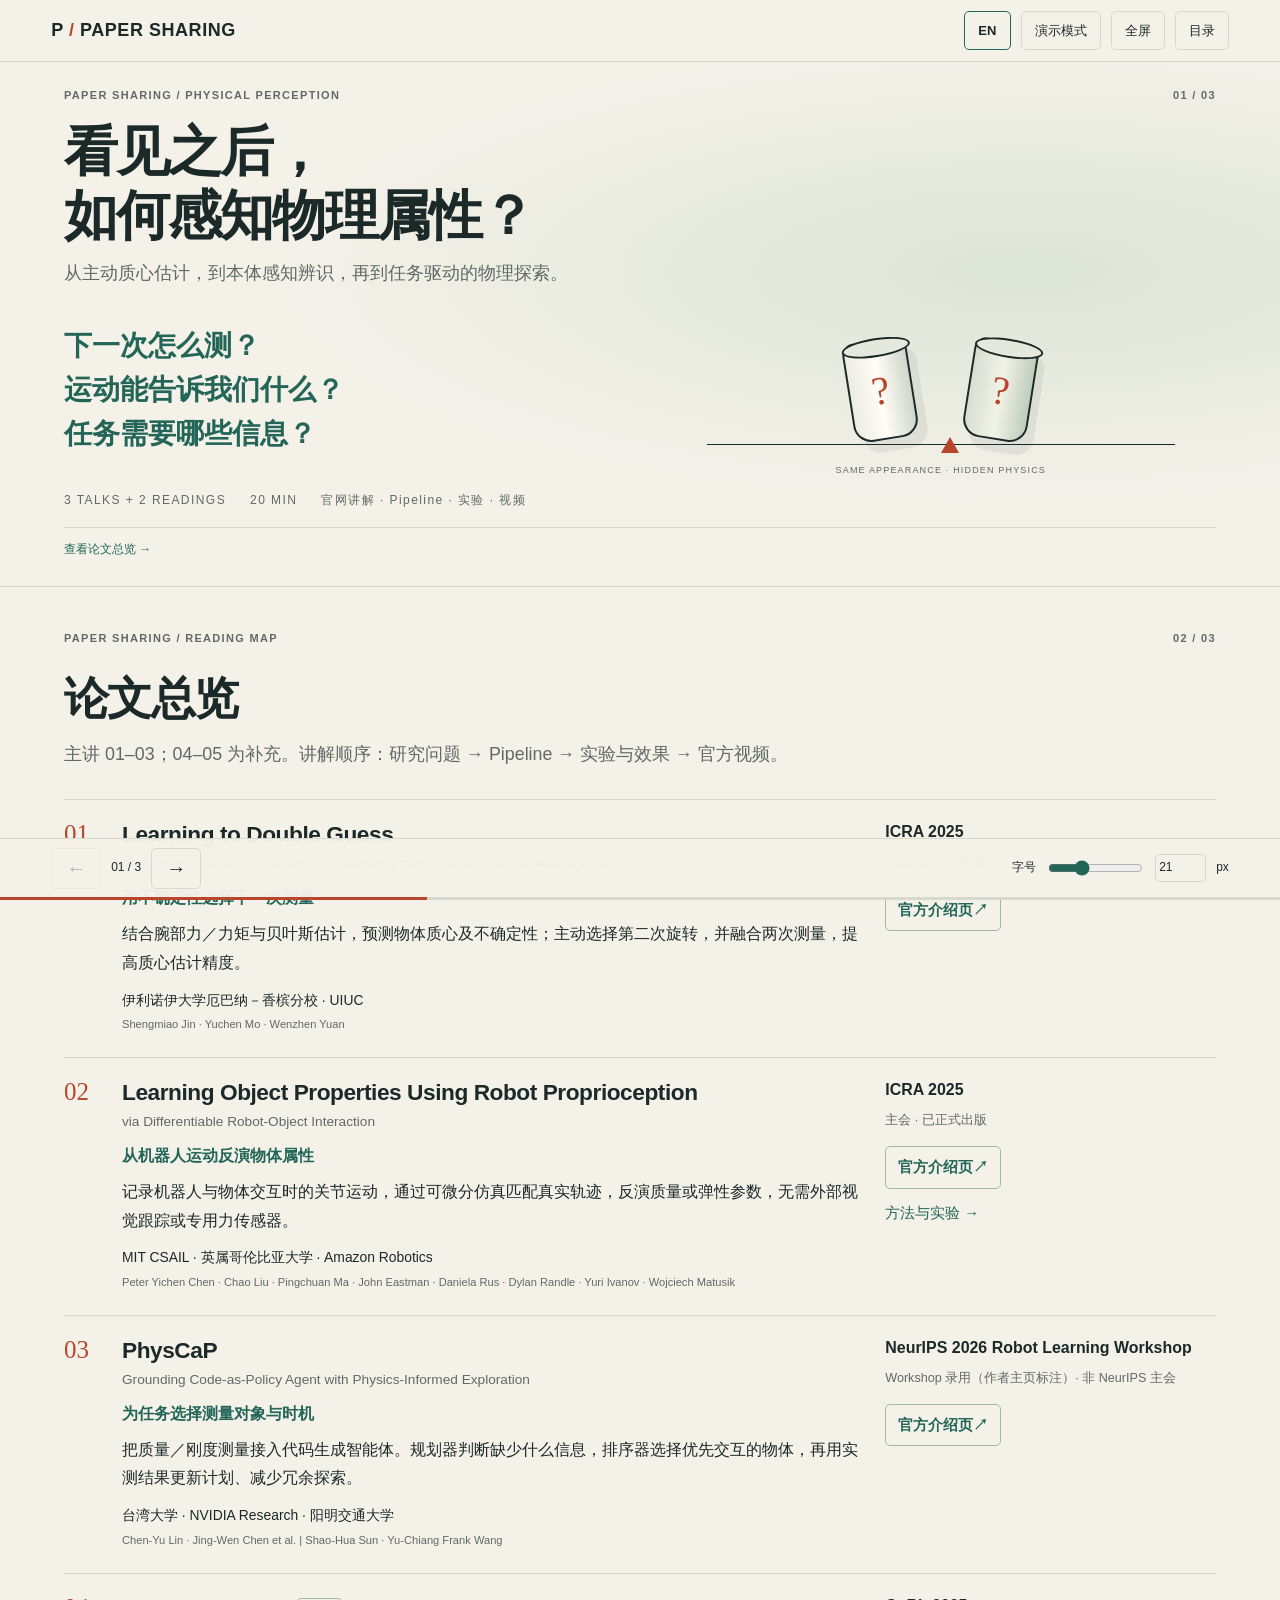
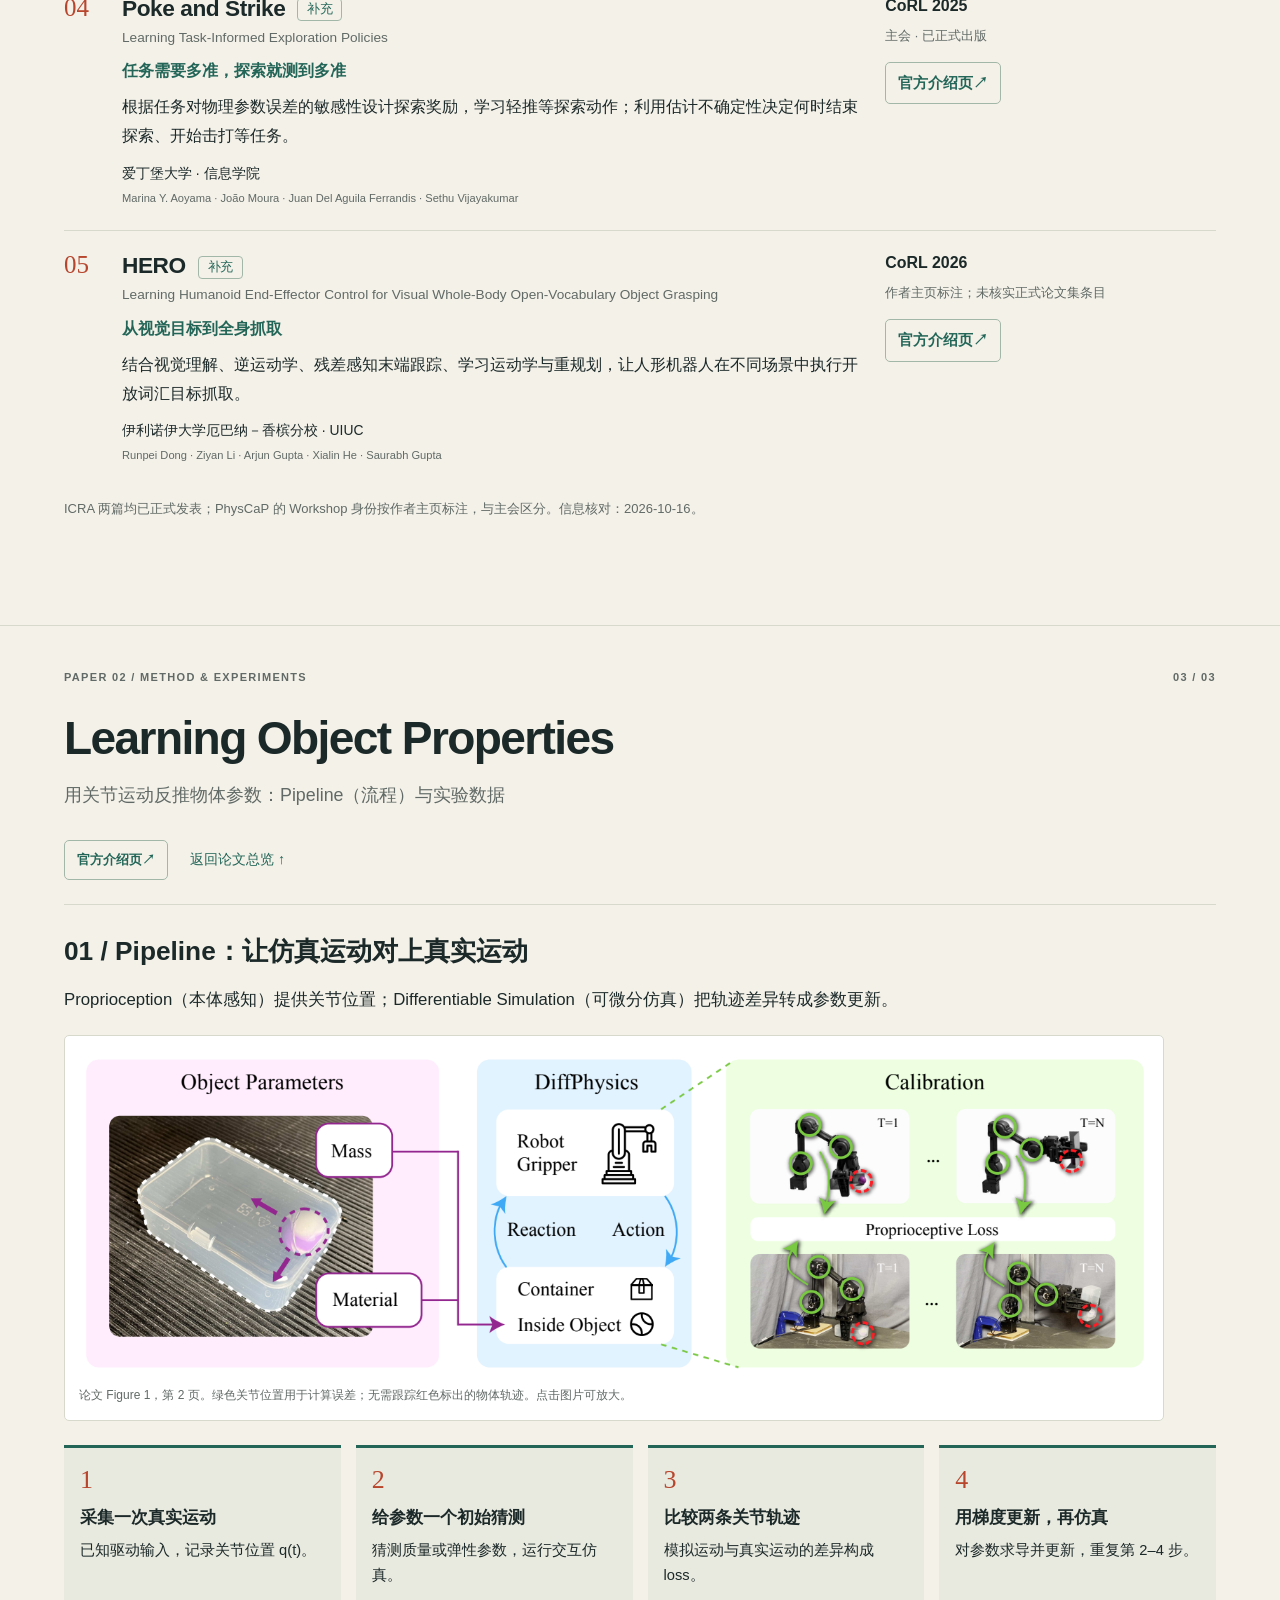
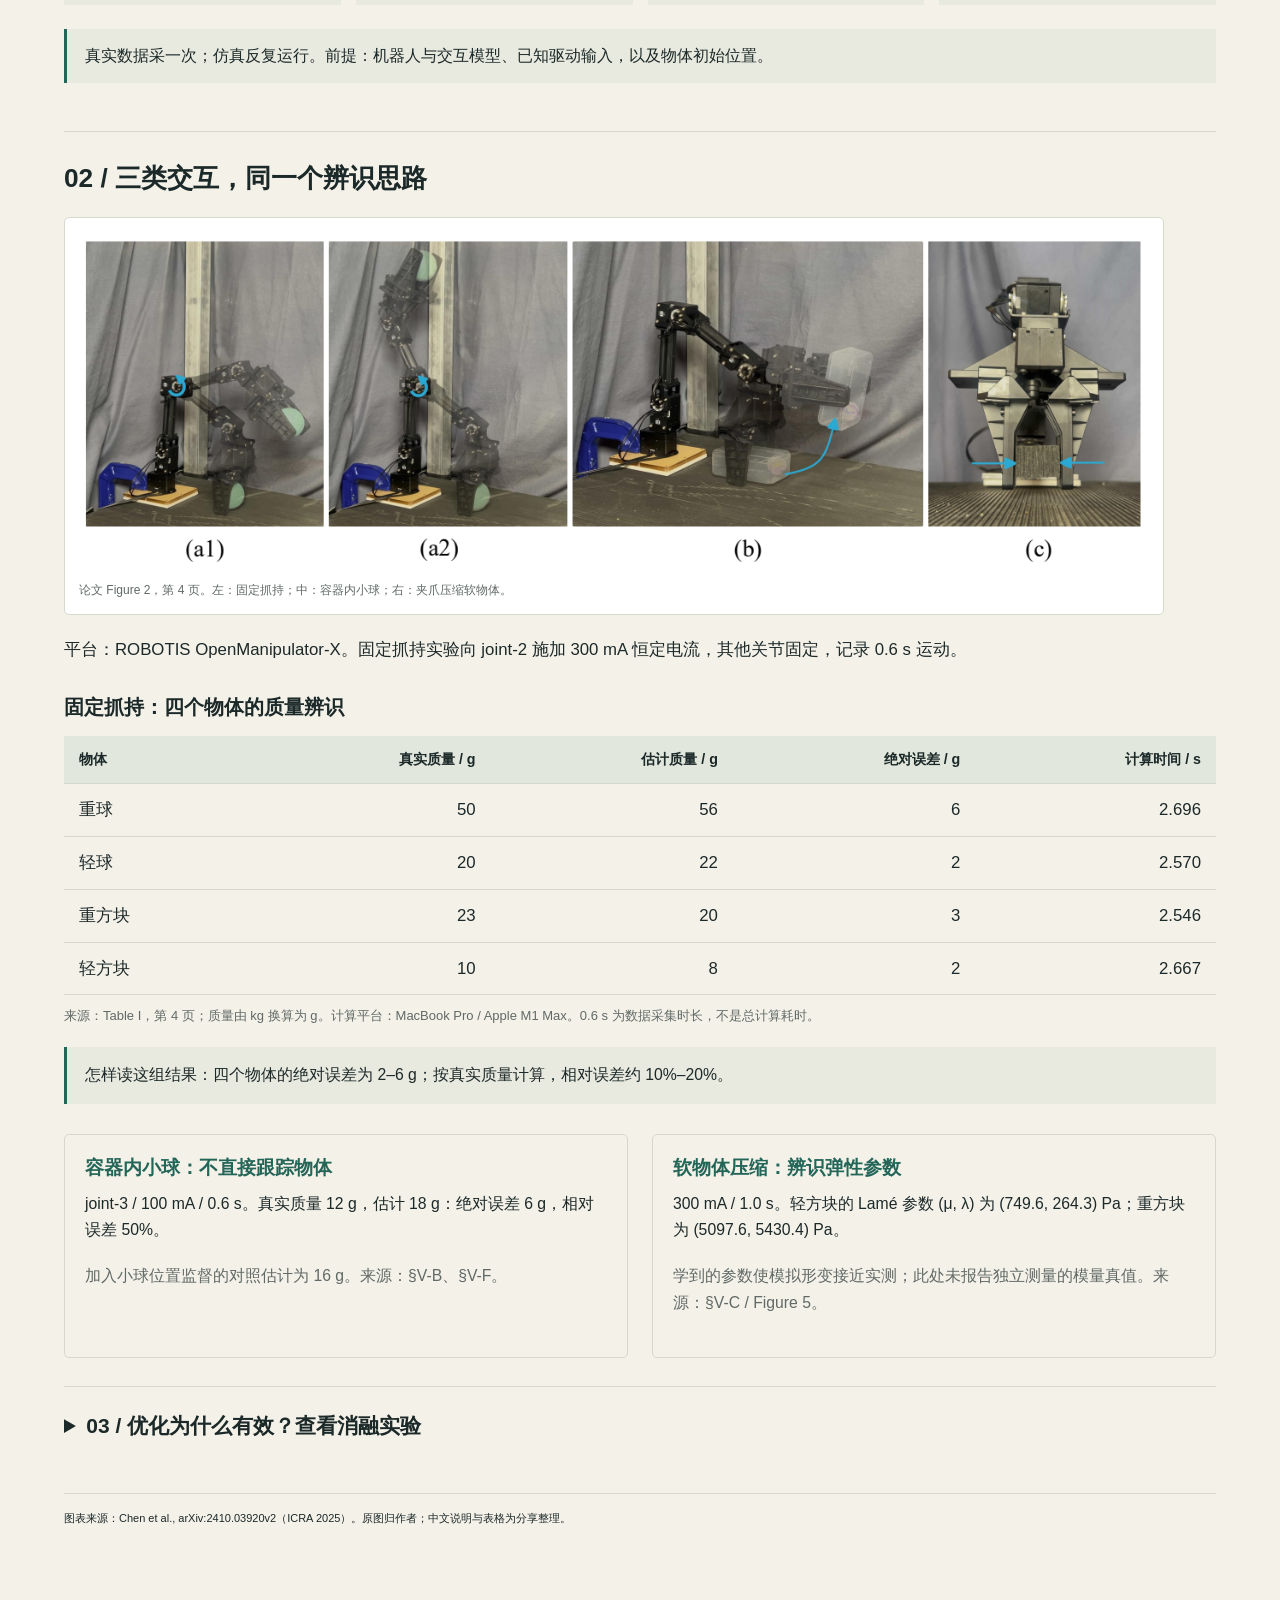
<file: index.html>
<!doctype html><html lang="zh-CN" data-lang="zh"><head><meta charset="utf-8"><meta name="viewport" content="width=device-width,initial-scale=1"><meta name="robots" content="noindex,nofollow,noarchive"><title>Paper Sharing · 三篇主讲与延伸阅读</title><link rel="stylesheet" href="sharing.css?v=20261016-proprio-v7"></head><body><header class="topbar"><a class="brand" href="#question">P<span> / </span>PAPER SHARING</a><div class="top-actions"><button id="language">EN</button><button id="present"><span lang="zh">演示模式</span><span lang="en">Present</span></button><button id="fullscreen"><span lang="zh">全屏</span><span lang="en">Fullscreen</span></button><button id="menu-toggle" aria-expanded="false"><span lang="zh">目录</span><span lang="en">Contents</span></button></div></header><nav id="menu" hidden><a href="#question">01 <span lang="zh">看见之后，
如何感知物理属性？</span><span lang="en">Beyond appearance:
sensing physical properties</span></a><a href="#overview">02 <span lang="zh">论文总览</span><span lang="en">Paper overview</span></a><a href="#proprio-detail">03 <span lang="zh">Object Properties · 方法与实验</span><span lang="en">Object Properties · Method &amp; experiments</span></a></nav><main><section id="question" class="slide intro" data-index="0"><div class="section-meta"><span>PAPER SHARING / PHYSICAL PERCEPTION</span><span>01 / 03</span></div><h1><span lang="zh">看见之后，
如何感知物理属性？</span><span lang="en">Beyond appearance:
sensing physical properties</span></h1><p class="subtitle"><span lang="zh">从主动质心估计，到本体感知辨识，再到任务驱动的物理探索。</span><span lang="en">From active center-of-mass estimation to proprioceptive identification and task-driven exploration.</span></p><div class="introgrid"><div class="questionline"><span lang="zh">下一次怎么测？
运动能告诉我们什么？
任务需要哪些信息？</span><span lang="en">What should we measure next?
What can motion tell us?
What information does the task need?</span></div><div class="coverart" aria-hidden="true"><div class="can one"><i>?</i></div><div class="can two"><i>?</i></div><div class="axis"></div><div class="artlabel">SAME APPEARANCE · HIDDEN PHYSICS</div></div></div><div class="tags"><span>3 TALKS + 2 READINGS</span><span>20 MIN</span><span><span lang="zh">官网讲解 · Pipeline · 实验 · 视频</span><span lang="en">Official pages · Pipeline · Experiments · Videos</span></span></div><footer class="section-footer"><a href="#overview"><span lang="zh">查看论文总览</span><span lang="en">Explore the papers</span> →</a></footer></section><section id="overview" class="slide overview" data-index="1"><div class="section-meta"><span>PAPER SHARING / READING MAP</span><span>02 / 03</span></div><h1><span lang="zh">论文总览</span><span lang="en">Paper overview</span></h1><p class="subtitle"><span lang="zh">主讲 01–03；04–05 为补充。讲解顺序：研究问题 → Pipeline → 实验与效果 → 官方视频。</span><span lang="en">Presenting 01–03; 04–05 are for further reading. Walkthrough: question → pipeline → experiments and results → official video.</span></p><div class="paperlist"><article class="paperrow" data-paper="ldg"><div class="paperindex">01</div><div><h3>Learning to Double Guess</h3><p class="paper-subtitle">An Active Perception Approach for Estimating the Center of Mass of Arbitrary Objects</p><div class="role"><span lang="zh">用不确定性选择下一次测量</span><span lang="en">Uncertainty guides the next measurement</span></div><p class="paper-desc"><span lang="zh">结合腕部力／力矩与贝叶斯估计，预测物体质心及不确定性；主动选择第二次旋转，并融合两次测量，提高质心估计精度。</span><span lang="en">Estimate the center of mass and uncertainty from wrist force/torque measurements, choose a second orientation, and fuse the two estimates.</span></p><p class="school"><span lang="zh">伊利诺伊大学厄巴纳－香槟分校 · UIUC</span><span lang="en">University of Illinois Urbana-Champaign</span></p><p class="authors">Shengmiao Jin · Yuchen Mo · Wenzhen Yuan</p></div><div class="paper-meta"><strong>ICRA 2025</strong><p class="status"><span lang="zh">主会 · 已正式出版</span><span lang="en">Main conference · Published</span></p><a class="official-link" href="https://leumasnij.github.io/double_guessing/" target="_blank" rel="noopener noreferrer"><span lang="zh">官方介绍页</span><span lang="en">Official project page</span> ↗</a></div></article><article class="paperrow" data-paper="proprio"><div class="paperindex">02</div><div><h3>Learning Object Properties Using Robot Proprioception</h3><p class="paper-subtitle">via Differentiable Robot-Object Interaction</p><div class="role"><span lang="zh">从机器人运动反演物体属性</span><span lang="en">Infer object properties from robot motion</span></div><p class="paper-desc"><span lang="zh">记录机器人与物体交互时的关节运动，通过可微分仿真匹配真实轨迹，反演质量或弹性参数，无需外部视觉跟踪或专用力传感器。</span><span lang="en">Match simulated and measured joint trajectories with differentiable physics to infer mass or elasticity, without external visual tracking or dedicated force sensors.</span></p><p class="school"><span lang="zh">MIT CSAIL · 英属哥伦比亚大学 · Amazon Robotics</span><span lang="en">MIT CSAIL · University of British Columbia · Amazon Robotics</span></p><p class="authors">Peter Yichen Chen · Chao Liu · Pingchuan Ma · John Eastman · Daniela Rus · Dylan Randle · Yuri Ivanov · Wojciech Matusik</p></div><div class="paper-meta"><strong>ICRA 2025</strong><p class="status"><span lang="zh">主会 · 已正式出版</span><span lang="en">Main conference · Published</span></p><a class="official-link" href="https://warpdiffrobot.github.io/" target="_blank" rel="noopener noreferrer"><span lang="zh">官方介绍页</span><span lang="en">Official project page</span> ↗</a><a class="detail-jump" href="#proprio-detail"><span lang="zh">方法与实验</span><span lang="en">Method &amp; experiments</span> →</a></div></article><article class="paperrow" data-paper="phys"><div class="paperindex">03</div><div><h3>PhysCaP</h3><p class="paper-subtitle">Grounding Code-as-Policy Agent with Physics-Informed Exploration</p><div class="role"><span lang="zh">为任务选择测量对象与时机</span><span lang="en">Choose what to measure and when to stop</span></div><p class="paper-desc"><span lang="zh">把质量／刚度测量接入代码生成智能体。规划器判断缺少什么信息，排序器选择优先交互的物体，再用实测结果更新计划、减少冗余探索。</span><span lang="en">Ground a code-generating agent with mass and stiffness measurements. A planner identifies missing information, a prioritizer ranks objects, and measurements guide subsequent decisions.</span></p><p class="school"><span lang="zh">台湾大学 · NVIDIA Research · 阳明交通大学</span><span lang="en">National Taiwan University · NVIDIA Research · NYCU</span></p><p class="authors">Chen-Yu Lin · Jing-Wen Chen et al. | Shao-Hua Sun · Yu-Chiang Frank Wang</p></div><div class="paper-meta"><strong>NeurIPS 2026 Robot Learning Workshop</strong><p class="status"><span lang="zh">Workshop 录用（作者主页标注）· 非 NeurIPS 主会</span><span lang="en">Workshop acceptance reported by authors · Not the NeurIPS main conference</span></p><a class="official-link" href="https://physcap.github.io/" target="_blank" rel="noopener noreferrer"><span lang="zh">官方介绍页</span><span lang="en">Official project page</span> ↗</a></div></article><article class="paperrow" data-paper="poke"><div class="paperindex">04</div><div><h3>Poke and Strike<span class="reading-badge"><span lang="zh">补充</span><span lang="en">Supplementary</span></span></h3><p class="paper-subtitle">Learning Task-Informed Exploration Policies</p><div class="role"><span lang="zh">任务需要多准，探索就测到多准</span><span lang="en">Task requirements guide exploration</span></div><p class="paper-desc"><span lang="zh">根据任务对物理参数误差的敏感性设计探索奖励，学习轻推等探索动作；利用估计不确定性决定何时结束探索、开始击打等任务。</span><span lang="en">Learn probing actions with rewards based on task sensitivity to physical-parameter errors, then use uncertainty to switch from exploration to task execution.</span></p><p class="school"><span lang="zh">爱丁堡大学 · 信息学院</span><span lang="en">School of Informatics · University of Edinburgh</span></p><p class="authors">Marina Y. Aoyama · João Moura · Juan Del Aguila Ferrandis · Sethu Vijayakumar</p></div><div class="paper-meta"><strong>CoRL 2025</strong><p class="status"><span lang="zh">主会 · 已正式出版</span><span lang="en">Main conference · Published</span></p><a class="official-link" href="https://marina-aoyama.github.io/poke-and-strike/" target="_blank" rel="noopener noreferrer"><span lang="zh">官方介绍页</span><span lang="en">Official project page</span> ↗</a></div></article><article class="paperrow" data-paper="hero"><div class="paperindex">05</div><div><h3>HERO<span class="reading-badge"><span lang="zh">补充</span><span lang="en">Supplementary</span></span></h3><p class="paper-subtitle">Learning Humanoid End-Effector Control for Visual Whole-Body Open-Vocabulary Object Grasping</p><div class="role"><span lang="zh">从视觉目标到全身抓取</span><span lang="en">From visual goals to whole-body grasping</span></div><p class="paper-desc"><span lang="zh">结合视觉理解、逆运动学、残差感知末端跟踪、学习运动学与重规划，让人形机器人在不同场景中执行开放词汇目标抓取。</span><span lang="en">Combine visual understanding, inverse kinematics, residual-aware end-effector tracking, learned kinematics and replanning for open-vocabulary humanoid grasping.</span></p><p class="school"><span lang="zh">伊利诺伊大学厄巴纳－香槟分校 · UIUC</span><span lang="en">University of Illinois Urbana-Champaign</span></p><p class="authors">Runpei Dong · Ziyan Li · Arjun Gupta · Xialin He · Saurabh Gupta</p></div><div class="paper-meta"><strong>CoRL 2026</strong><p class="status"><span lang="zh">作者主页标注；未核实正式论文集条目</span><span lang="en">Listed by authors; proceedings entry not verified</span></p><a class="official-link" href="https://hero-humanoid.github.io/" target="_blank" rel="noopener noreferrer"><span lang="zh">官方介绍页</span><span lang="en">Official project page</span> ↗</a></div></article></div><p class="small"><span lang="zh">ICRA 两篇均已正式发表；PhysCaP 的 Workshop 身份按作者主页标注，与主会区分。信息核对：2026-10-16。</span><span lang="en">Both ICRA papers are published. PhysCaP workshop status follows the authors’ project page and is distinct from the main conference. Checked 16 Oct 2026.</span></p></section><section id="proprio-detail" class="slide proprio-detail" data-index="2"><div class="section-meta"><span>PAPER 02 / METHOD &amp; EXPERIMENTS</span><span>03 / 03</span></div><h1>Learning Object Properties</h1><p class="subtitle"><span lang="zh">用关节运动反推物体参数：Pipeline（流程）与实验数据</span><span lang="en">Infer object parameters from joint motion: pipeline and experimental evidence</span></p><div class="detail-links"><a class="official-link" href="https://warpdiffrobot.github.io/" target="_blank" rel="noopener noreferrer"><span lang="zh">官方介绍页</span><span lang="en">Official project page</span> ↗</a><a href="#overview"><span lang="zh">返回论文总览</span><span lang="en">Back to overview</span> ↑</a></div><div class="detail-block"><h2><span lang="zh">01 / Pipeline：让仿真运动对上真实运动</span><span lang="en">01 / Pipeline: match simulated motion to real motion</span></h2><p class="detail-lead"><span lang="zh">Proprioception（本体感知）提供关节位置；Differentiable Simulation（可微分仿真）把轨迹差异转成参数更新。</span><span lang="en">Proprioception provides joint positions; differentiable simulation turns trajectory mismatch into parameter updates.</span></p><figure class="paper-figure"><a href="assets/proprio-pipeline.png" target="_blank" rel="noopener"><img src="assets/proprio-pipeline.png" alt="Figure 1: object parameters, differentiable physics and proprioceptive trajectory matching" loading="lazy"></a><figcaption><span lang="zh">论文 Figure 1，第 2 页。绿色关节位置用于计算误差；无需跟踪红色标出的物体轨迹。点击图片可放大。</span><span lang="en">Paper Fig. 1, p. 2. Green joint positions supervise the fit; the red object trajectory need not be tracked. Click to enlarge.</span></figcaption></figure><ol class="proprio-flow"><li><span class="step-no">1</span><h3><span lang="zh">采集一次真实运动</span><span lang="en">Record one real trajectory</span></h3><p><span lang="zh">已知驱动输入，记录关节位置 q(t)。</span><span lang="en">Apply a known input and record joint positions q(t).</span></p></li><li><span class="step-no">2</span><h3><span lang="zh">给参数一个初始猜测</span><span lang="en">Initialize object parameters</span></h3><p><span lang="zh">猜测质量或弹性参数，运行交互仿真。</span><span lang="en">Guess mass or elastic parameters and simulate the interaction.</span></p></li><li><span class="step-no">3</span><h3><span lang="zh">比较两条关节轨迹</span><span lang="en">Compare joint trajectories</span></h3><p><span lang="zh">模拟运动与真实运动的差异构成 loss。</span><span lang="en">Use simulated-versus-measured joint motion as the loss.</span></p></li><li><span class="step-no">4</span><h3><span lang="zh">用梯度更新，再仿真</span><span lang="en">Update with gradients; simulate again</span></h3><p><span lang="zh">对参数求导并更新，重复第 2–4 步。</span><span lang="en">Differentiate the loss, update parameters and repeat steps 2–4.</span></p></li></ol><p class="method-note"><span lang="zh">真实数据采一次；仿真反复运行。前提：机器人与交互模型、已知驱动输入，以及物体初始位置。</span><span lang="en">Record real data once; repeat the simulation. Requires robot and interaction models, known inputs and initial object positions.</span></p></div><div class="detail-block"><h2><span lang="zh">02 / 三类交互，同一个辨识思路</span><span lang="en">02 / Three interactions, one identification principle</span></h2><figure class="paper-figure"><a href="assets/proprio-experiments.png" target="_blank" rel="noopener"><img src="assets/proprio-experiments.png" alt="Figure 2: fixed grasp, sphere inside a container and deformable object compression" loading="lazy"></a><figcaption><span lang="zh">论文 Figure 2，第 4 页。左：固定抓持；中：容器内小球；右：夹爪压缩软物体。</span><span lang="en">Paper Fig. 2, p. 4. Left: fixed grasp. Middle: sphere in a container. Right: soft-object compression.</span></figcaption></figure><p class="experiment-setup"><span lang="zh">平台：ROBOTIS OpenManipulator-X。固定抓持实验向 joint-2 施加 300 mA 恒定电流，其他关节固定，记录 0.6 s 运动。</span><span lang="en">Platform: ROBOTIS OpenManipulator-X. Fixed-grasp trials use 300 mA at joint-2 with other joints fixed, recording 0.6 s of motion.</span></p><div class="results-scroll" role="region" aria-label="质量辨识实验数据" tabindex="0"><table class="proprio-results"><caption><span lang="zh">固定抓持：四个物体的质量辨识</span><span lang="en">Fixed grasp: mass identification for four objects</span></caption><thead><tr><th scope="col"><span lang="zh">物体</span><span lang="en">Object</span></th><th scope="col"><span lang="zh">真实质量 / g</span><span lang="en">True mass / g</span></th><th scope="col"><span lang="zh">估计质量 / g</span><span lang="en">Estimated / g</span></th><th scope="col"><span lang="zh">绝对误差 / g</span><span lang="en">Abs. error / g</span></th><th scope="col"><span lang="zh">计算时间 / s</span><span lang="en">Compute / s</span></th></tr></thead><tbody><tr><th scope="row"><span lang="zh">重球</span><span lang="en">Heavy ball</span></th><td>50</td><td>56</td><td>6</td><td>2.696</td></tr><tr><th scope="row"><span lang="zh">轻球</span><span lang="en">Light ball</span></th><td>20</td><td>22</td><td>2</td><td>2.570</td></tr><tr><th scope="row"><span lang="zh">重方块</span><span lang="en">Heavy cube</span></th><td>23</td><td>20</td><td>3</td><td>2.546</td></tr><tr><th scope="row"><span lang="zh">轻方块</span><span lang="en">Light cube</span></th><td>10</td><td>8</td><td>2</td><td>2.667</td></tr></tbody></table></div><p class="small"><span lang="zh">来源：Table I，第 4 页；质量由 kg 换算为 g。计算平台：MacBook Pro / Apple M1 Max。0.6 s 为数据采集时长，不是总计算耗时。</span><span lang="en">Source: Table I, p. 4; mass converted from kg to g. Computation: MacBook Pro / Apple M1 Max. The 0.6 s is data collection time, not computation time.</span></p><p class="result-reading"><span lang="zh">怎样读这组结果：四个物体的绝对误差为 2–6 g；按真实质量计算，相对误差约 10%–20%。</span><span lang="en">Reading the result: absolute errors are 2–6 g across four objects; relative errors are approximately 10%–20% of true mass.</span></p><div class="proprio-cards"><article><h3><span lang="zh">容器内小球：不直接跟踪物体</span><span lang="en">Sphere in a container: no direct tracking</span></h3><p><span lang="zh">joint-3 / 100 mA / 0.6 s。真实质量 12 g，估计 18 g：绝对误差 6 g，相对误差 50%。</span><span lang="en">joint-3 / 100 mA / 0.6 s. True mass: 12 g. Estimated: 18 g. Absolute error: 6 g; relative error: 50%.</span></p><p class="small"><span lang="zh">加入小球位置监督的对照估计为 16 g。来源：§V-B、§V-F。</span><span lang="en">The baseline additionally using sphere positions estimates 16 g. Source: Sections V-B and V-F.</span></p></article><article><h3><span lang="zh">软物体压缩：辨识弹性参数</span><span lang="en">Soft-object compression: elastic parameters</span></h3><p><span lang="zh">300 mA / 1.0 s。轻方块的 Lamé 参数 (μ, λ) 为 (749.6, 264.3) Pa；重方块为 (5097.6, 5430.4) Pa。</span><span lang="en">300 mA / 1.0 s. Identified Lamé parameters (μ, λ): light cube (749.6, 264.3) Pa; heavy cube (5097.6, 5430.4) Pa.</span></p><p class="small"><span lang="zh">学到的参数使模拟形变接近实测；此处未报告独立测量的模量真值。来源：§V-C / Figure 5。</span><span lang="en">Learned parameters reproduce observed deformation; independently measured modulus ground truth is not reported here. Source: Section V-C / Fig. 5.</span></p></article></div></div><details class="detail-evidence"><summary><span lang="zh">03 / 优化为什么有效？查看消融实验</span><span lang="en">03 / Why does optimization work? View ablations</span></summary><div class="ablation-grid"><figure class="paper-figure"><a href="assets/proprio-convergence.png" target="_blank" rel="noopener"><img src="assets/proprio-convergence.png" alt="Figure 6: gradient-based and gradient-free optimization loss curves" loading="lazy"></a><figcaption><span lang="zh">Figure 6，第 5 页：基于梯度的方法在此实验中收敛更快。</span><span lang="en">Fig. 6, p. 5: gradient-based optimization converges faster in this experiment.</span></figcaption></figure><div><h3><span lang="zh">梯度与初值都会影响结果</span><span lang="en">Gradients and initialization both matter</span></h3><p><span lang="zh">作者与 CMA-ES（无梯度优化）比较，基于梯度的方法需要更少迭代。</span><span lang="en">Compared with CMA-ES, the gradient-based method requires fewer iterations.</span></p><p><span lang="zh">Table II：重球真值为 50 g，0–191 g 的所列初值收敛到 55–58 g；极端初值 4772 g 则收敛到 4851 g，未得到正确结果。</span><span lang="en">Table II: for a 50 g ball, listed initial guesses of 0–191 g converge to 55–58 g. An extreme 4772 g guess converges to 4851 g and fails.</span></p></div></div></details><footer class="section-footer"><span><span lang="zh">图表来源：Chen et al., arXiv:2410.03920v2（ICRA 2025）。原图归作者；中文说明与表格为分享整理。</span><span lang="en">Source: Chen et al., arXiv:2410.03920v2 (ICRA 2025). Original figures belong to the authors; explanatory text and table adapted for this talk.</span></span></footer></section></main><div class="bottom"><div class="navbuttons"><button id="prev" aria-label="上一页">←</button><output id="page-count">01 / 3</output><button id="next" aria-label="下一页">→</button></div><label class="font-label"><span lang="zh">字号</span><span lang="en">Type</span> <input id="font" type="range" min="12" max="40" value="21" aria-label="字号滑杆"><input id="font-number" type="number" min="12" max="40" value="21" aria-label="字号数值"> px</label></div><div class="progress"><i></i></div><script src="sharing.js?v=20261016-proprio-v7"></script></body></html>
</file>
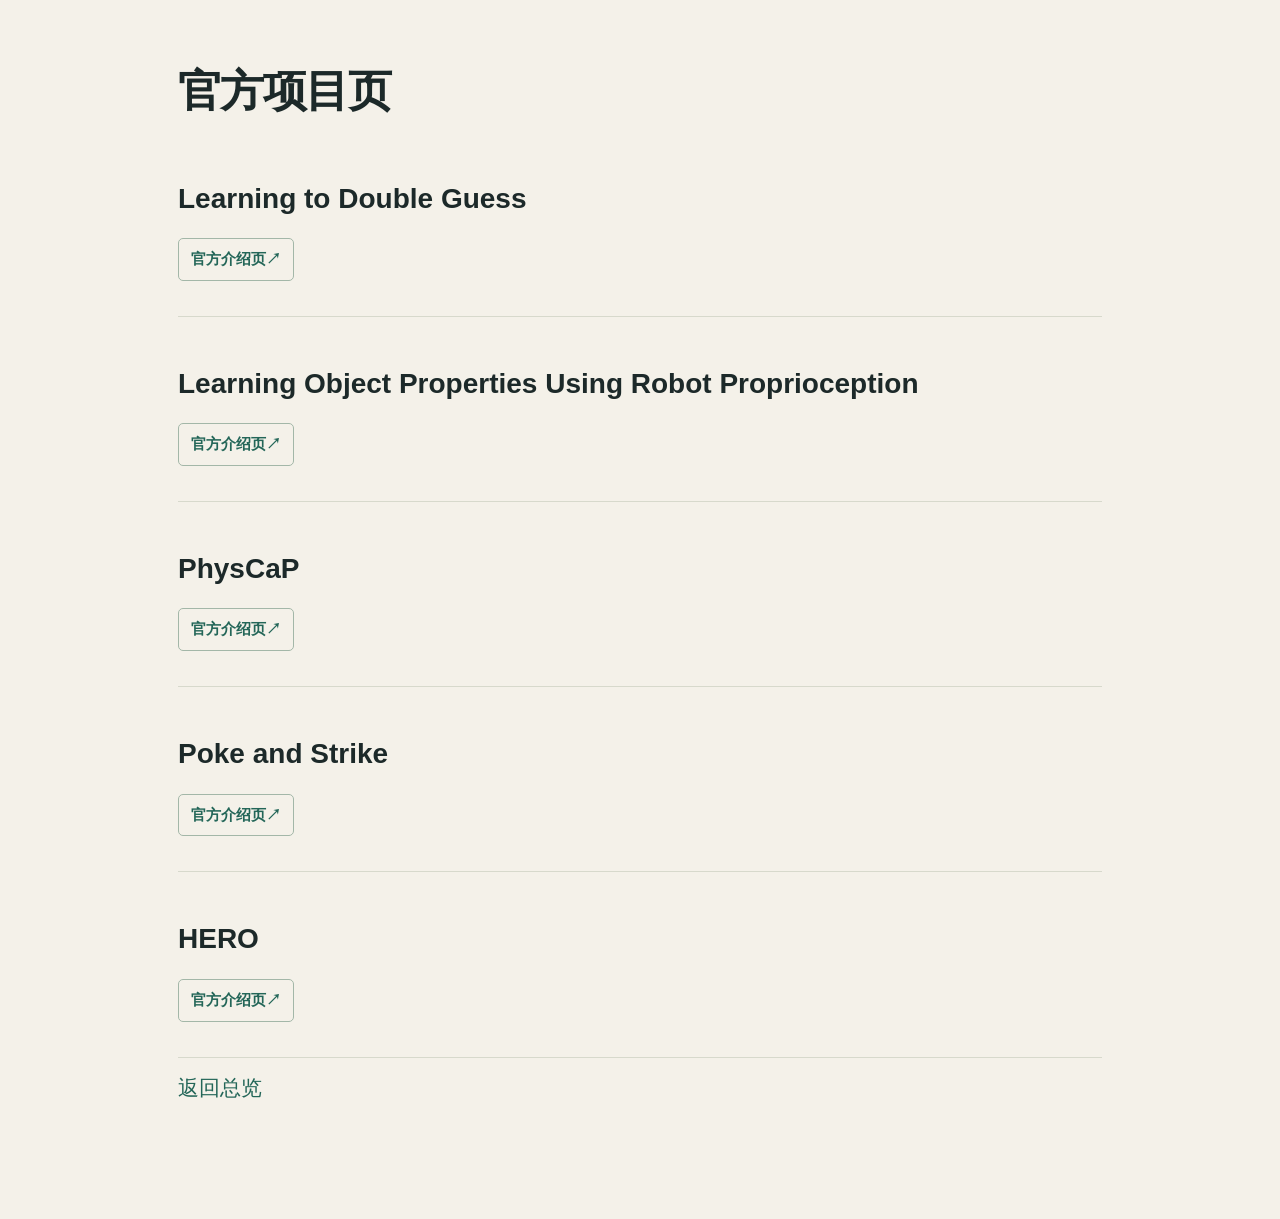
<file: sources.html>
<!doctype html><html lang="zh-CN" data-lang="zh"><head><meta charset="utf-8"><meta name="viewport" content="width=device-width,initial-scale=1"><meta name="robots" content="noindex,nofollow,noarchive"><title>Paper Sharing · 官方项目页</title><link rel="stylesheet" href="sharing.css?v=20261016-proprio-v7"></head><body class="speaker"><main><h1>官方项目页</h1><section><h2>Learning to Double Guess</h2><a class="official-link" href="https://leumasnij.github.io/double_guessing/" target="_blank" rel="noopener noreferrer"><span lang="zh">官方介绍页</span><span lang="en">Official project page</span> ↗</a></section><section><h2>Learning Object Properties Using Robot Proprioception</h2><a class="official-link" href="https://warpdiffrobot.github.io/" target="_blank" rel="noopener noreferrer"><span lang="zh">官方介绍页</span><span lang="en">Official project page</span> ↗</a></section><section><h2>PhysCaP</h2><a class="official-link" href="https://physcap.github.io/" target="_blank" rel="noopener noreferrer"><span lang="zh">官方介绍页</span><span lang="en">Official project page</span> ↗</a></section><section><h2>Poke and Strike</h2><a class="official-link" href="https://marina-aoyama.github.io/poke-and-strike/" target="_blank" rel="noopener noreferrer"><span lang="zh">官方介绍页</span><span lang="en">Official project page</span> ↗</a></section><section><h2>HERO</h2><a class="official-link" href="https://hero-humanoid.github.io/" target="_blank" rel="noopener noreferrer"><span lang="zh">官方介绍页</span><span lang="en">Official project page</span> ↗</a></section><p><a href="index.html#overview">返回总览</a></p></main></body></html>
</file>
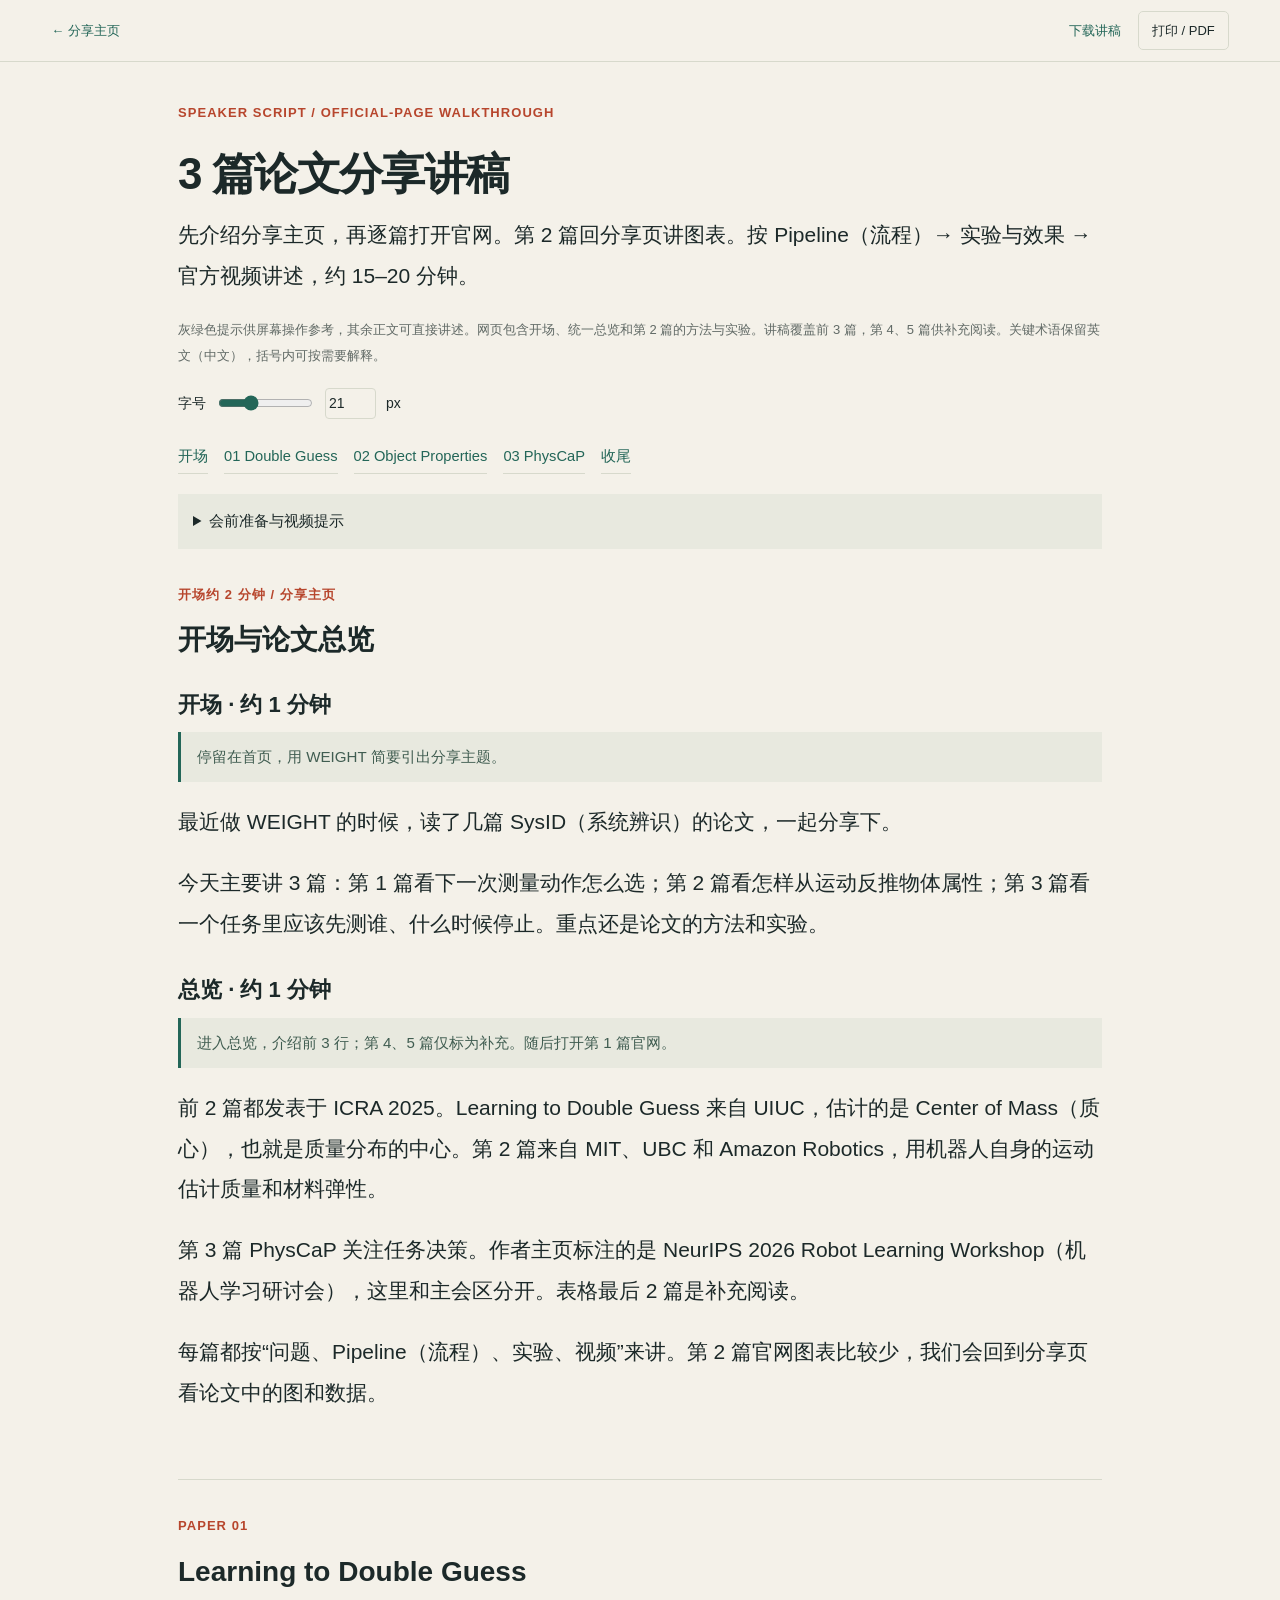
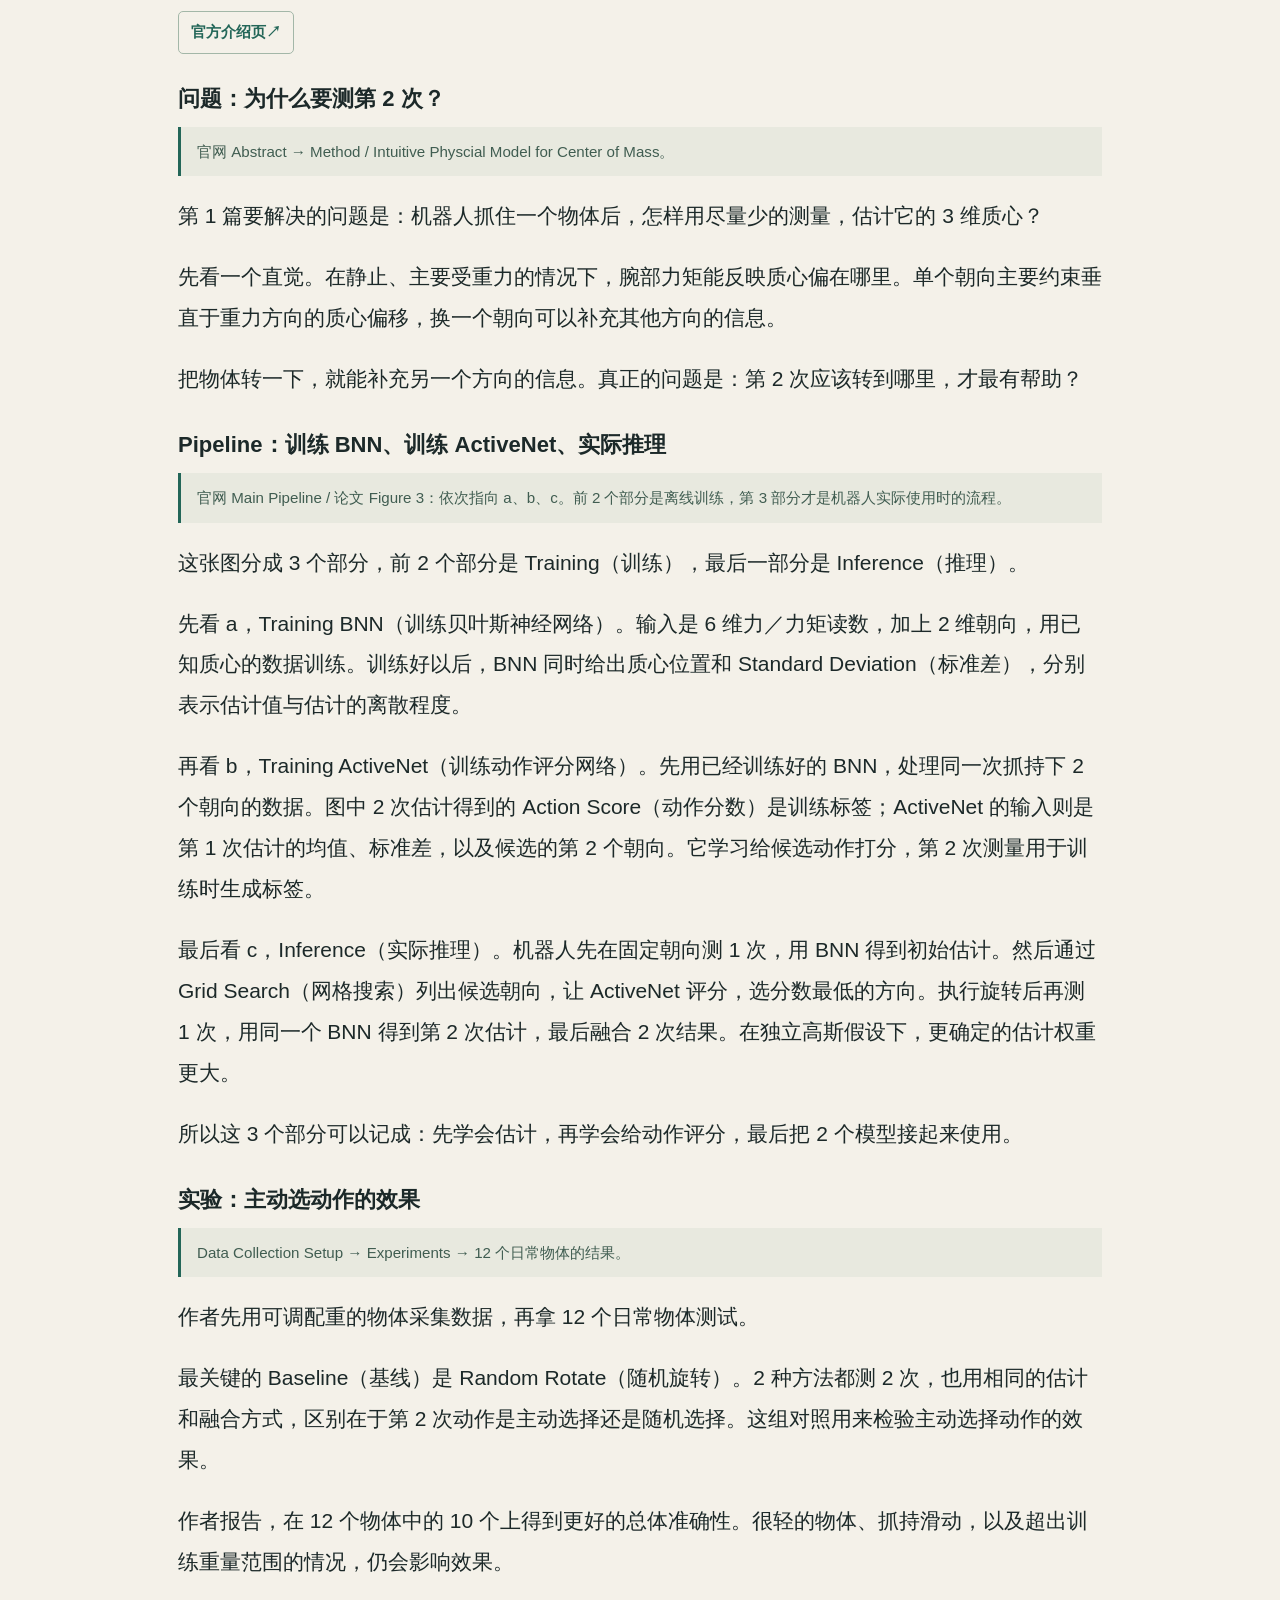
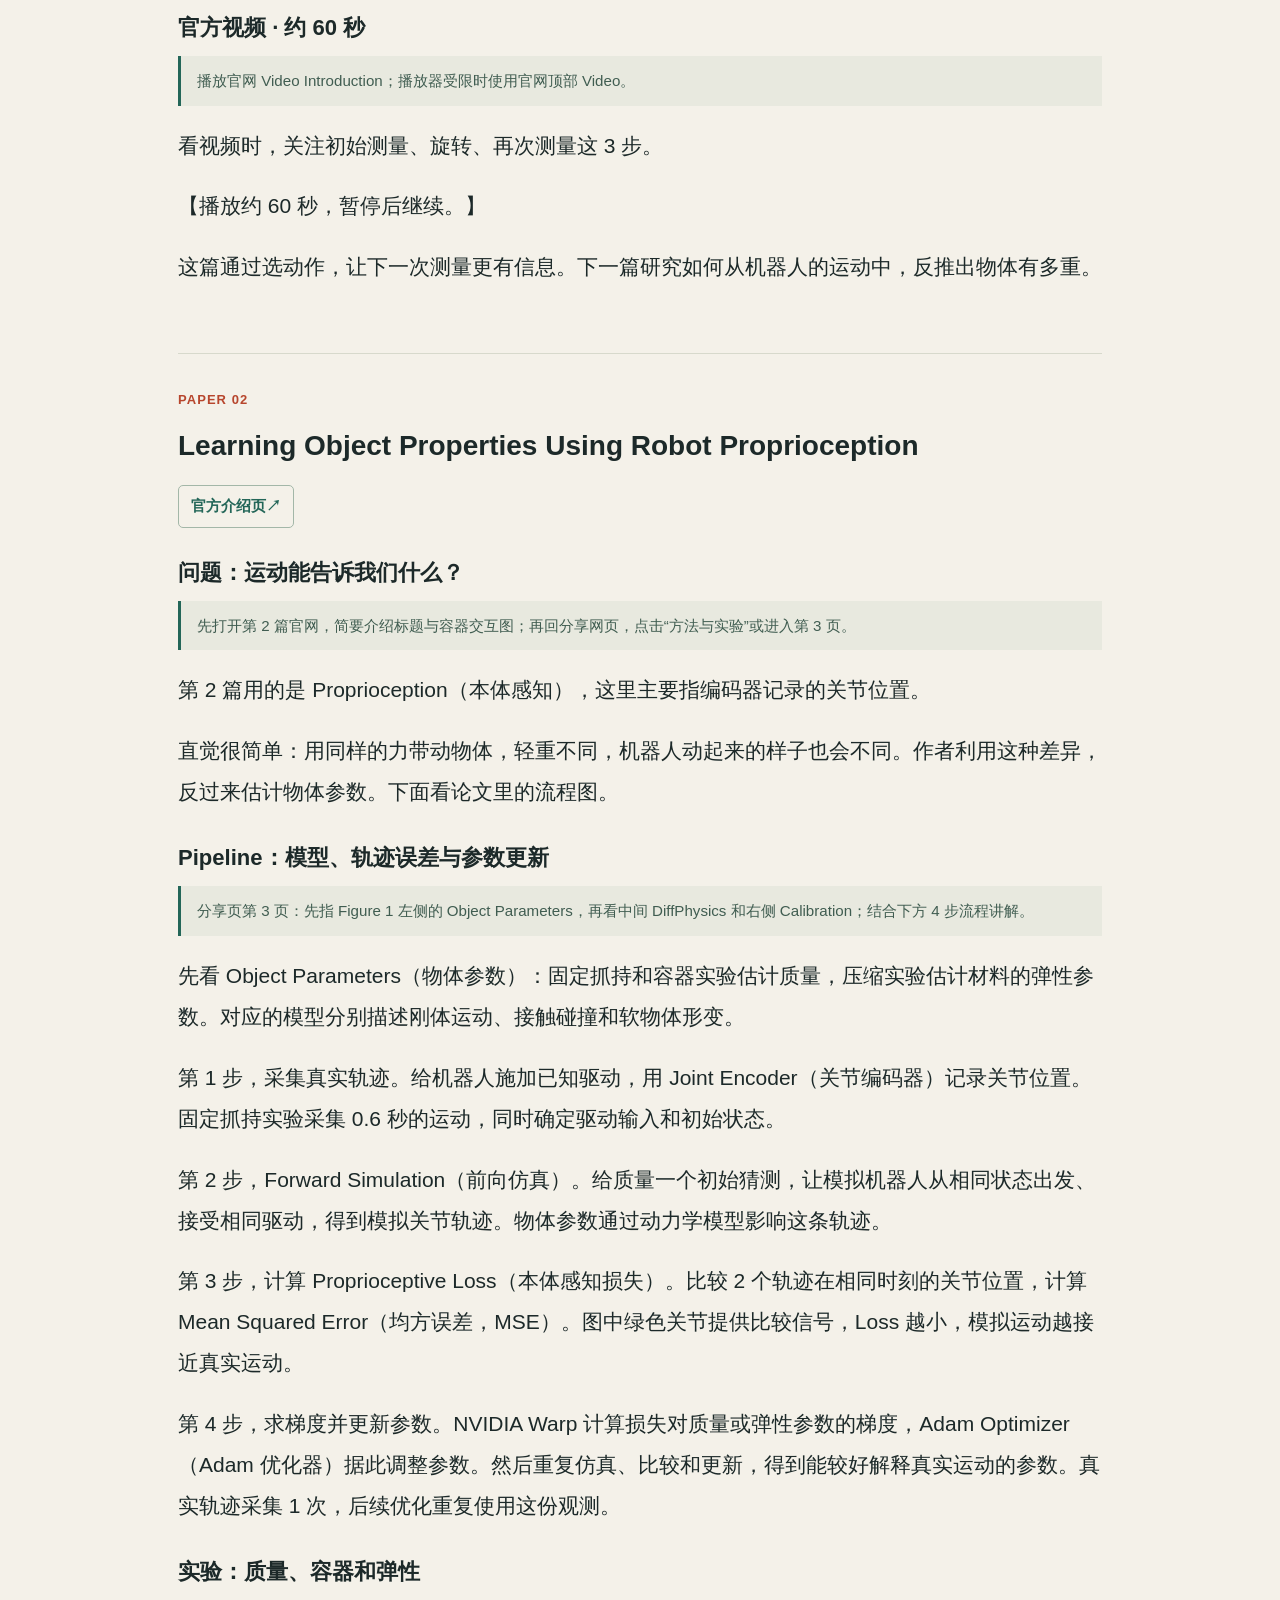
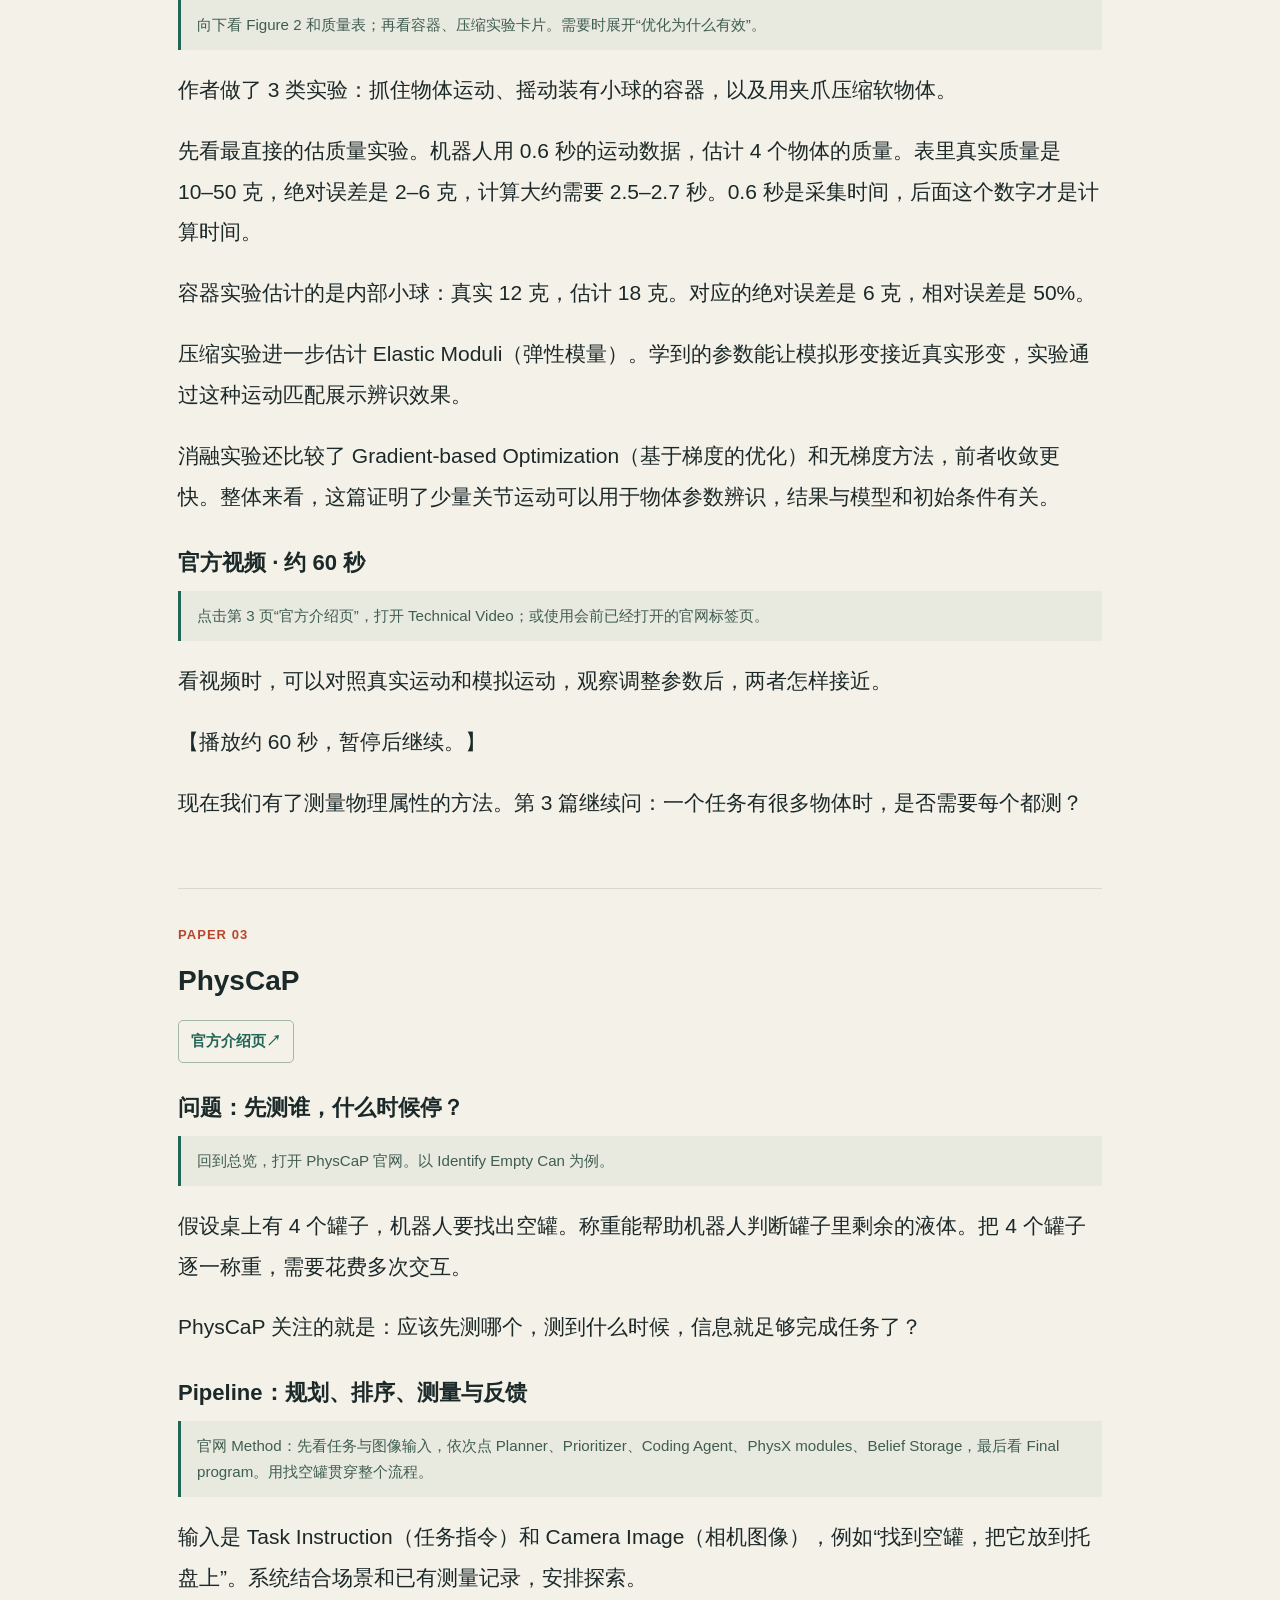
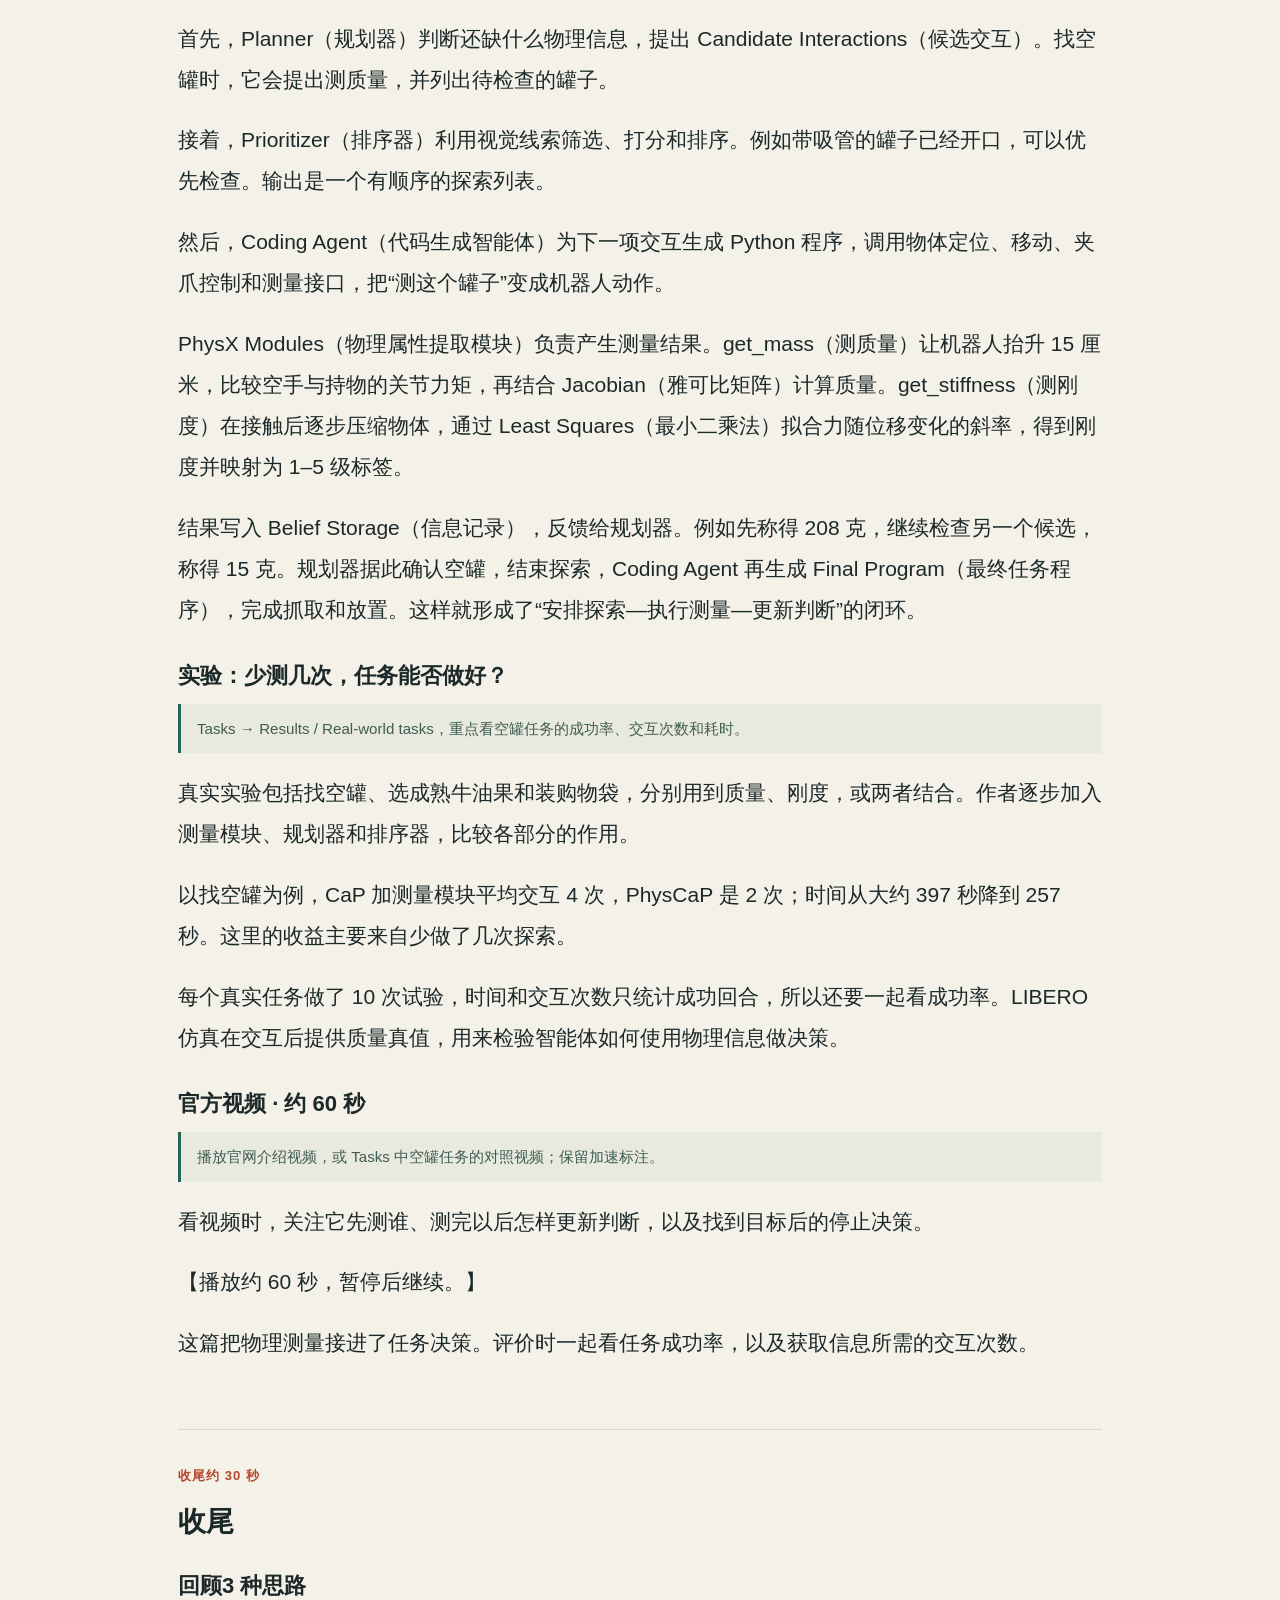
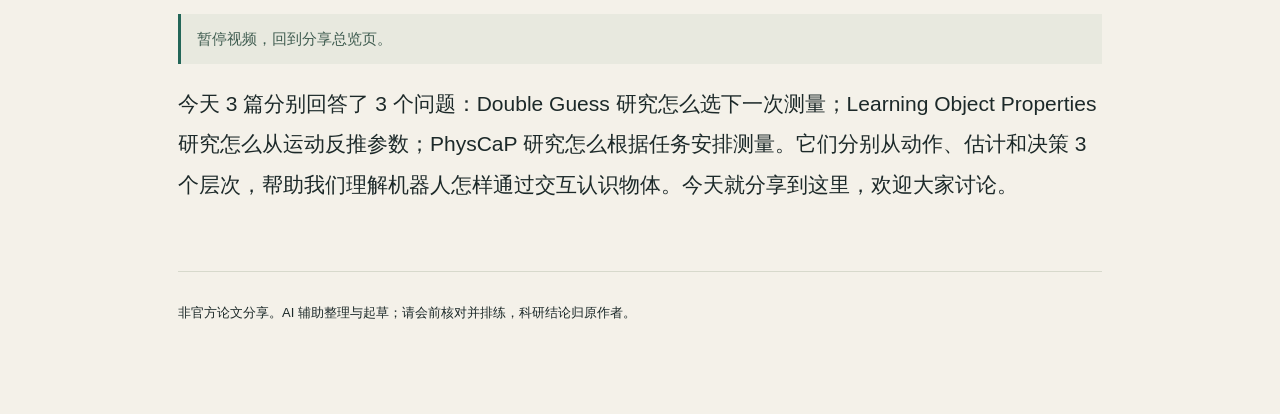
<file: speaker.html>
<!doctype html><html lang="zh-CN" data-lang="zh"><head><meta charset="utf-8"><meta name="viewport" content="width=device-width,initial-scale=1"><meta name="robots" content="noindex,nofollow,noarchive"><title>Paper Sharing · 3 篇论文讲稿</title><link rel="stylesheet" href="sharing.css?v=20261016-proprio-v7"></head><body class="speaker"><header class="topbar"><a href="index.html">← 分享主页</a><div class="top-actions"><a href="speech.txt" download>下载讲稿</a><button onclick="print()">打印 / PDF</button></div></header><main><header class="script-intro"><div class="eyebrow">SPEAKER SCRIPT / OFFICIAL-PAGE WALKTHROUGH</div><h1>3 篇论文分享讲稿</h1><p>先介绍分享主页，再逐篇打开官网。第 2 篇回分享页讲图表。按 Pipeline（流程）→ 实验与效果 → 官方视频讲述，约 15–20 分钟。</p><p class="small">灰绿色提示供屏幕操作参考，其余正文可直接讲述。网页包含开场、统一总览和第 2 篇的方法与实验。讲稿覆盖前 3 篇，第 4、5 篇供补充阅读。关键术语保留英文（中文），括号内可按需要解释。</p><label class="font-label"><span lang="zh">字号</span><span lang="en">Type</span> <input id="font" type="range" min="12" max="40" value="21" aria-label="字号滑杆"><input id="font-number" type="number" min="12" max="40" value="21" aria-label="字号数值"> px</label><nav class="script-nav"><a href="#opening">开场</a><a href="#ldg">01 Double Guess</a><a href="#proprio">02 Object Properties</a><a href="#phys">03 PhysCaP</a><a href="#closing">收尾</a></nav><details><summary>会前准备与视频提示</summary><ul><li>提前打开3 个官网，确认官方播放器在现场网络可用。</li><li>每篇预留约 60 秒视频。先讲方法与实验，再播放；会前选好能展示关键流程的片段。</li><li>Double Guess：Video Introduction / 顶部 Video。Object Properties：Technical Video。PhysCaP：官网介绍视频或 Tasks 中的任务对照视频。</li><li>Object Properties：官网介绍后，回分享页第 3 页看流程图和实验表，再回官网播放 Technical Video。</li><li>播放时保留官网的加速标注。视频播放受网络影响时，可用同页图示讲述流程。</li></ul></details></header><section id="opening"><div class="eyebrow">开场约 2 分钟 / 分享主页</div><h2>开场与论文总览</h2><div class="script-block"><h3>开场 · 约 1 分钟</h3><p class="screen-cue">停留在首页，用 WEIGHT 简要引出分享主题。</p><p>最近做 WEIGHT 的时候，读了几篇 SysID（系统辨识）的论文，一起分享下。</p><p>今天主要讲 3 篇：第 1 篇看下一次测量动作怎么选；第 2 篇看怎样从运动反推物体属性；第 3 篇看一个任务里应该先测谁、什么时候停止。重点还是论文的方法和实验。</p></div><div class="script-block"><h3>总览 · 约 1 分钟</h3><p class="screen-cue">进入总览，介绍前 3 行；第 4、5 篇仅标为补充。随后打开第 1 篇官网。</p><p>前 2 篇都发表于 ICRA 2025。Learning to Double Guess 来自 UIUC，估计的是 Center of Mass（质心），也就是质量分布的中心。第 2 篇来自 MIT、UBC 和 Amazon Robotics，用机器人自身的运动估计质量和材料弹性。</p><p>第 3 篇 PhysCaP 关注任务决策。作者主页标注的是 NeurIPS 2026 Robot Learning Workshop（机器人学习研讨会），这里和主会区分开。表格最后 2 篇是补充阅读。</p><p>每篇都按“问题、Pipeline（流程）、实验、视频”来讲。第 2 篇官网图表比较少，我们会回到分享页看论文中的图和数据。</p></div></section><section id="ldg"><div class="eyebrow">PAPER 01</div><h2>Learning to Double Guess</h2><a class="official-link" href="https://leumasnij.github.io/double_guessing/" target="_blank" rel="noopener noreferrer"><span lang="zh">官方介绍页</span><span lang="en">Official project page</span> ↗</a><div class="script-block"><h3>问题：为什么要测第 2 次？</h3><p class="screen-cue">官网 Abstract → Method / Intuitive Physcial Model for Center of Mass。</p><p>第 1 篇要解决的问题是：机器人抓住一个物体后，怎样用尽量少的测量，估计它的 3 维质心？</p><p>先看一个直觉。在静止、主要受重力的情况下，腕部力矩能反映质心偏在哪里。单个朝向主要约束垂直于重力方向的质心偏移，换一个朝向可以补充其他方向的信息。</p><p>把物体转一下，就能补充另一个方向的信息。真正的问题是：第 2 次应该转到哪里，才最有帮助？</p></div><div class="script-block"><h3>Pipeline：训练 BNN、训练 ActiveNet、实际推理</h3><p class="screen-cue">官网 Main Pipeline / 论文 Figure 3：依次指向 a、b、c。前 2 个部分是离线训练，第 3 部分才是机器人实际使用时的流程。</p><p>这张图分成 3 个部分，前 2 个部分是 Training（训练），最后一部分是 Inference（推理）。</p><p>先看 a，Training BNN（训练贝叶斯神经网络）。输入是 6 维力／力矩读数，加上 2 维朝向，用已知质心的数据训练。训练好以后，BNN 同时给出质心位置和 Standard Deviation（标准差），分别表示估计值与估计的离散程度。</p><p>再看 b，Training ActiveNet（训练动作评分网络）。先用已经训练好的 BNN，处理同一次抓持下 2 个朝向的数据。图中 2 次估计得到的 Action Score（动作分数）是训练标签；ActiveNet 的输入则是第 1 次估计的均值、标准差，以及候选的第 2 个朝向。它学习给候选动作打分，第 2 次测量用于训练时生成标签。</p><p>最后看 c，Inference（实际推理）。机器人先在固定朝向测 1 次，用 BNN 得到初始估计。然后通过 Grid Search（网格搜索）列出候选朝向，让 ActiveNet 评分，选分数最低的方向。执行旋转后再测 1 次，用同一个 BNN 得到第 2 次估计，最后融合 2 次结果。在独立高斯假设下，更确定的估计权重更大。</p><p>所以这 3 个部分可以记成：先学会估计，再学会给动作评分，最后把 2 个模型接起来使用。</p></div><div class="script-block"><h3>实验：主动选动作的效果</h3><p class="screen-cue">Data Collection Setup → Experiments → 12 个日常物体的结果。</p><p>作者先用可调配重的物体采集数据，再拿 12 个日常物体测试。</p><p>最关键的 Baseline（基线）是 Random Rotate（随机旋转）。2 种方法都测 2 次，也用相同的估计和融合方式，区别在于第 2 次动作是主动选择还是随机选择。这组对照用来检验主动选择动作的效果。</p><p>作者报告，在 12 个物体中的 10 个上得到更好的总体准确性。很轻的物体、抓持滑动，以及超出训练重量范围的情况，仍会影响效果。</p></div><div class="script-block"><h3>官方视频 · 约 60 秒</h3><p class="screen-cue">播放官网 Video Introduction；播放器受限时使用官网顶部 Video。</p><p>看视频时，关注初始测量、旋转、再次测量这 3 步。</p><p>【播放约 60 秒，暂停后继续。】</p><p>这篇通过选动作，让下一次测量更有信息。下一篇研究如何从机器人的运动中，反推出物体有多重。</p></div></section><section id="proprio"><div class="eyebrow">PAPER 02</div><h2>Learning Object Properties Using Robot Proprioception</h2><a class="official-link" href="https://warpdiffrobot.github.io/" target="_blank" rel="noopener noreferrer"><span lang="zh">官方介绍页</span><span lang="en">Official project page</span> ↗</a><div class="script-block"><h3>问题：运动能告诉我们什么？</h3><p class="screen-cue">先打开第 2 篇官网，简要介绍标题与容器交互图；再回分享网页，点击“方法与实验”或进入第 3 页。</p><p>第 2 篇用的是 Proprioception（本体感知），这里主要指编码器记录的关节位置。</p><p>直觉很简单：用同样的力带动物体，轻重不同，机器人动起来的样子也会不同。作者利用这种差异，反过来估计物体参数。下面看论文里的流程图。</p></div><div class="script-block"><h3>Pipeline：模型、轨迹误差与参数更新</h3><p class="screen-cue">分享页第 3 页：先指 Figure 1 左侧的 Object Parameters，再看中间 DiffPhysics 和右侧 Calibration；结合下方 4 步流程讲解。</p><p>先看 Object Parameters（物体参数）：固定抓持和容器实验估计质量，压缩实验估计材料的弹性参数。对应的模型分别描述刚体运动、接触碰撞和软物体形变。</p><p>第 1 步，采集真实轨迹。给机器人施加已知驱动，用 Joint Encoder（关节编码器）记录关节位置。固定抓持实验采集 0.6 秒的运动，同时确定驱动输入和初始状态。</p><p>第 2 步，Forward Simulation（前向仿真）。给质量一个初始猜测，让模拟机器人从相同状态出发、接受相同驱动，得到模拟关节轨迹。物体参数通过动力学模型影响这条轨迹。</p><p>第 3 步，计算 Proprioceptive Loss（本体感知损失）。比较 2 个轨迹在相同时刻的关节位置，计算 Mean Squared Error（均方误差，MSE）。图中绿色关节提供比较信号，Loss 越小，模拟运动越接近真实运动。</p><p>第 4 步，求梯度并更新参数。NVIDIA Warp 计算损失对质量或弹性参数的梯度，Adam Optimizer（Adam 优化器）据此调整参数。然后重复仿真、比较和更新，得到能较好解释真实运动的参数。真实轨迹采集 1 次，后续优化重复使用这份观测。</p></div><div class="script-block"><h3>实验：质量、容器和弹性</h3><p class="screen-cue">向下看 Figure 2 和质量表；再看容器、压缩实验卡片。需要时展开“优化为什么有效”。</p><p>作者做了 3 类实验：抓住物体运动、摇动装有小球的容器，以及用夹爪压缩软物体。</p><p>先看最直接的估质量实验。机器人用 0.6 秒的运动数据，估计 4 个物体的质量。表里真实质量是 10–50 克，绝对误差是 2–6 克，计算大约需要 2.5–2.7 秒。0.6 秒是采集时间，后面这个数字才是计算时间。</p><p>容器实验估计的是内部小球：真实 12 克，估计 18 克。对应的绝对误差是 6 克，相对误差是 50%。</p><p>压缩实验进一步估计 Elastic Moduli（弹性模量）。学到的参数能让模拟形变接近真实形变，实验通过这种运动匹配展示辨识效果。</p><p>消融实验还比较了 Gradient-based Optimization（基于梯度的优化）和无梯度方法，前者收敛更快。整体来看，这篇证明了少量关节运动可以用于物体参数辨识，结果与模型和初始条件有关。</p></div><div class="script-block"><h3>官方视频 · 约 60 秒</h3><p class="screen-cue">点击第 3 页“官方介绍页”，打开 Technical Video；或使用会前已经打开的官网标签页。</p><p>看视频时，可以对照真实运动和模拟运动，观察调整参数后，两者怎样接近。</p><p>【播放约 60 秒，暂停后继续。】</p><p>现在我们有了测量物理属性的方法。第 3 篇继续问：一个任务有很多物体时，是否需要每个都测？</p></div></section><section id="phys"><div class="eyebrow">PAPER 03</div><h2>PhysCaP</h2><a class="official-link" href="https://physcap.github.io/" target="_blank" rel="noopener noreferrer"><span lang="zh">官方介绍页</span><span lang="en">Official project page</span> ↗</a><div class="script-block"><h3>问题：先测谁，什么时候停？</h3><p class="screen-cue">回到总览，打开 PhysCaP 官网。以 Identify Empty Can 为例。</p><p>假设桌上有 4 个罐子，机器人要找出空罐。称重能帮助机器人判断罐子里剩余的液体。把 4 个罐子逐一称重，需要花费多次交互。</p><p>PhysCaP 关注的就是：应该先测哪个，测到什么时候，信息就足够完成任务了？</p></div><div class="script-block"><h3>Pipeline：规划、排序、测量与反馈</h3><p class="screen-cue">官网 Method：先看任务与图像输入，依次点 Planner、Prioritizer、Coding Agent、PhysX modules、Belief Storage，最后看 Final program。用找空罐贯穿整个流程。</p><p>输入是 Task Instruction（任务指令）和 Camera Image（相机图像），例如“找到空罐，把它放到托盘上”。系统结合场景和已有测量记录，安排探索。</p><p>首先，Planner（规划器）判断还缺什么物理信息，提出 Candidate Interactions（候选交互）。找空罐时，它会提出测质量，并列出待检查的罐子。</p><p>接着，Prioritizer（排序器）利用视觉线索筛选、打分和排序。例如带吸管的罐子已经开口，可以优先检查。输出是一个有顺序的探索列表。</p><p>然后，Coding Agent（代码生成智能体）为下一项交互生成 Python 程序，调用物体定位、移动、夹爪控制和测量接口，把“测这个罐子”变成机器人动作。</p><p>PhysX Modules（物理属性提取模块）负责产生测量结果。get_mass（测质量）让机器人抬升 15 厘米，比较空手与持物的关节力矩，再结合 Jacobian（雅可比矩阵）计算质量。get_stiffness（测刚度）在接触后逐步压缩物体，通过 Least Squares（最小二乘法）拟合力随位移变化的斜率，得到刚度并映射为 1–5 级标签。</p><p>结果写入 Belief Storage（信息记录），反馈给规划器。例如先称得 208 克，继续检查另一个候选，称得 15 克。规划器据此确认空罐，结束探索，Coding Agent 再生成 Final Program（最终任务程序），完成抓取和放置。这样就形成了“安排探索—执行测量—更新判断”的闭环。</p></div><div class="script-block"><h3>实验：少测几次，任务能否做好？</h3><p class="screen-cue">Tasks → Results / Real-world tasks，重点看空罐任务的成功率、交互次数和耗时。</p><p>真实实验包括找空罐、选成熟牛油果和装购物袋，分别用到质量、刚度，或两者结合。作者逐步加入测量模块、规划器和排序器，比较各部分的作用。</p><p>以找空罐为例，CaP 加测量模块平均交互 4 次，PhysCaP 是 2 次；时间从大约 397 秒降到 257 秒。这里的收益主要来自少做了几次探索。</p><p>每个真实任务做了 10 次试验，时间和交互次数只统计成功回合，所以还要一起看成功率。LIBERO 仿真在交互后提供质量真值，用来检验智能体如何使用物理信息做决策。</p></div><div class="script-block"><h3>官方视频 · 约 60 秒</h3><p class="screen-cue">播放官网介绍视频，或 Tasks 中空罐任务的对照视频；保留加速标注。</p><p>看视频时，关注它先测谁、测完以后怎样更新判断，以及找到目标后的停止决策。</p><p>【播放约 60 秒，暂停后继续。】</p><p>这篇把物理测量接进了任务决策。评价时一起看任务成功率，以及获取信息所需的交互次数。</p></div></section><section id="closing"><div class="eyebrow">收尾约 30 秒</div><h2>收尾</h2><div class="script-block"><h3>回顾3 种思路</h3><p class="screen-cue">暂停视频，回到分享总览页。</p><p>今天 3 篇分别回答了 3 个问题：Double Guess 研究怎么选下一次测量；Learning Object Properties 研究怎么从运动反推参数；PhysCaP 研究怎么根据任务安排测量。它们分别从动作、估计和决策 3 个层次，帮助我们理解机器人怎样通过交互认识物体。今天就分享到这里，欢迎大家讨论。</p></div></section><footer>非官方论文分享。AI 辅助整理与起草；请会前核对并排练，科研结论归原作者。</footer></main><script src="sharing.js?v=20261016-proprio-v7"></script></body></html>
</file>
<file: sharing.css>
@charset "UTF-8";
:root{--paper:#f4f1e9;--ink:#1c2929;--muted:#616a66;--line:#d7d9cc;--red:#b7462d;--teal:#236658;--type:21px;color-scheme:light}*{box-sizing:border-box}html{scroll-behavior:smooth;scroll-padding-top:80px}body{margin:0;background:var(--paper);color:var(--ink);font:var(--type)/1.65 "Segoe UI","Microsoft YaHei",sans-serif}html[data-lang=zh] [lang=en],html[data-lang=en] [lang=zh]{display:none!important}button,a,input{-webkit-tap-highlight-color:transparent}button,input{font:inherit}button,a{touch-action:manipulation}button{cursor:pointer;border:1px solid var(--line);background:transparent;color:inherit;padding:8px 13px;border-radius:5px}button:hover{background:#e7e8df}button:focus-visible,a:focus-visible,input:focus-visible{outline:3px solid #c47e3e;outline-offset:3px}button:disabled{opacity:.3;cursor:default}a{color:var(--teal);text-decoration:none}a:hover{text-decoration:underline}[hidden]{display:none!important}.topbar{height:62px;position:sticky;top:0;z-index:40;display:flex;align-items:center;justify-content:space-between;gap:15px;padding:0 4vw;background:#f4f1e9f7;border-bottom:1px solid var(--line);backdrop-filter:blur(10px);font-size:13px}.brand{font-size:18px;font-weight:800;color:var(--ink);letter-spacing:.03em;white-space:nowrap}.brand span{color:var(--red)}.top-actions{display:flex;align-items:center;gap:10px}.top-actions #language{font-weight:800;border-color:var(--teal);min-width:47px}.top-actions a{padding:7px}.slide{max-width:1440px;margin:auto;padding:42px 5vw 30px;border-bottom:1px solid var(--line);min-height:calc(100svh - 62px);scroll-margin-top:62px}.section-meta{display:flex;justify-content:space-between;gap:16px;font-size:11px;letter-spacing:.12em;color:var(--muted);font-weight:700}h1{font-size:clamp(32px,4.1vw,62px);line-height:1.18;letter-spacing:-.035em;margin:25px 0 15px;font-weight:650;overflow-wrap:anywhere}html[data-lang=en] h1{font-family:Georgia,serif;font-weight:normal}.subtitle{margin:0 0 30px;color:var(--muted);font-size:.85em;max-width:1050px}h3{font-size:1.03em;line-height:1.4;margin:0 0 10px;font-weight:650}p{margin:10px 0 20px}.small{font-size:13px;line-height:1.7;color:var(--muted)}.eyebrow{color:var(--red);font-size:12px;font-weight:700;letter-spacing:.08em;margin:0 0 15px}.section-footer{display:flex;justify-content:space-between;gap:18px;align-items:center;margin-top:28px;padding-top:15px;border-top:1px solid var(--line);font-size:12px}.paperlinks{display:flex;gap:16px;flex-wrap:wrap}.intro{background:radial-gradient(ellipse at 80% 40%,#dde5d7 0,transparent 53%);min-height:calc(100svh - 62px)}.intro h1{max-width:1100px;font-size:clamp(40px,5.4vw,80px)}.introgrid{display:grid;grid-template-columns:1fr 1fr;gap:8vw;align-items:center;margin:30px 0}.questionline{font-size:clamp(24px,2.7vw,39px);line-height:1.7;color:var(--teal);font-weight:600}.coverart{height:240px;position:relative;display:flex;align-items:center;justify-content:center;gap:55px}.can{width:84px;height:130px;border:2px solid var(--ink);border-radius:12px 12px 18px 18px;position:relative;background:linear-gradient(90deg,#edece2,#fffdf5,#ced6cb);display:grid;place-items:center;transform:rotate(-9deg);box-shadow:8px 12px 0 #1c292912}.can:before{content:"";position:absolute;top:-4px;left:-2px;width:84px;height:18px;border:2px solid var(--ink);border-radius:50%;background:#e5e8dc}.can.two{transform:rotate(9deg);background:linear-gradient(90deg,#d7ded1,#f2f3e7,#becdbb)}.can i{font:40px Georgia;color:var(--red)}.axis{position:absolute;bottom:32px;width:85%;height:1px;background:var(--ink)}.axis:after{content:"";position:absolute;bottom:-8px;left:50%;border-left:9px solid transparent;border-right:9px solid transparent;border-bottom:16px solid var(--red)}.artlabel{position:absolute;bottom:0;font-size:9px;letter-spacing:.13em;color:var(--muted)}.tags{display:flex;gap:24px;flex-wrap:wrap;font-size:12px;color:var(--muted);letter-spacing:.12em}.paperrow{display:grid;grid-template-columns:40px 1.3fr 1fr;gap:24px;border-top:1px solid var(--line);padding:20px 0}.paperindex{font:25px Georgia;color:var(--red)}.paperrow h3{font-size:23px;letter-spacing:-.02em}.paperrow strong{font-size:15px}.role{color:var(--teal);font-size:16px;font-weight:600}.school{font-size:14px;margin:5px 0}.authors{font-size:11px;color:var(--muted);margin:3px 0}.status{font-size:12px;color:var(--muted);margin:5px 0 10px}.paperrow .paperlinks,.evidence-link{font-size:12px}.evidence-link{display:block;margin-top:6px}.split{display:grid;grid-template-columns:1fr 1fr;gap:5vw;align-items:center}.statement{font-size:clamp(25px,3vw,43px);line-height:1.5;border-left:4px solid var(--red);padding:20px 0 20px 32px}.equation{font:clamp(30px,4vw,60px)/1.5 Georgia,serif;padding:30px 0;color:var(--teal)}.equation+p{font-size:14px;color:var(--muted)}.small-eq{font-size:clamp(22px,2.1vw,32px);padding:8px 0 20px}.itemgrid{display:grid;grid-template-columns:repeat(3,1fr);gap:30px;margin:35px 0}.itemgrid>div{border-top:3px solid var(--teal);padding-top:22px}.itemgrid p{font-size:.9em;color:var(--muted)}.physics .itemgrid,.physintro .itemgrid{grid-template-columns:1fr 1fr}.take{padding:22px 26px;border-left:4px solid var(--red);background:#e8e9df;margin:25px 0;line-height:1.65;font-size:.9em}.pipeline{display:grid;grid-template-columns:repeat(5,1fr);gap:12px}.step{text-align:left;display:flex;flex-direction:column;gap:12px;padding:18px 14px;border:1px solid #bdc9bb;position:relative;font-size:.76em;min-width:0;border-radius:0}.step .stepnum{font:28px Georgia;color:var(--red)}.step strong{font-size:1.05em}.step>span:last-child{color:var(--muted);line-height:1.55}.step[aria-pressed=true]{background:var(--teal);color:#fff}.step[aria-pressed=true] .stepnum,.step[aria-pressed=true]>span:last-child{color:#e4eee0}.step:not(:last-child):after{content:"→";position:absolute;right:-11px;top:42%;z-index:1;font-size:20px;background:var(--paper);color:var(--teal)}figure{margin:18px 0 0}.zoom{width:100%;padding:14px;background:#fff;border:1px solid var(--line);border-radius:0;cursor:zoom-in}.zoom img{display:block;width:100%;max-height:290px;object-fit:contain;margin:auto}figcaption{font-size:11px;color:var(--muted);margin-top:6px}.measure .zoom img{max-height:350px}.resultcompare{display:grid;grid-template-columns:1fr 1fr;gap:6vw;margin:40px 0}.resultcompare>div>span{font-size:17px;color:var(--muted)}.resultcompare strong{display:block;font:76px/1.3 Georgia;color:var(--teal);margin-top:15px}.resultcompare small{font:15px system-ui}.resultcompare p{font:23px Georgia}.bar{height:12px;background:var(--teal);width:var(--w);margin:25px 0}.resultcompare>div:first-child .bar{background:#a6b4a5}.video-stage{background:#182727;aspect-ratio:16/8;max-height:57vh;display:grid;place-items:center;overflow:hidden}.video-stage iframe,.video-stage video{width:100%;height:100%;min-height:290px;border:0;object-fit:contain}.video-stage:has(iframe:not([hidden])){display:block}.load-video{color:#f8f5ed;border:0;font-size:18px;display:flex;align-items:center;gap:20px}.load-video:hover{background:#345046}.play{display:grid;place-items:center;width:65px;height:65px;border:1px solid #829a8d;border-radius:50%}.video-tools{display:flex;align-items:center;gap:20px;flex-wrap:wrap;margin:16px 0;font-size:13px}.clip-output{color:var(--red);font-weight:bold}.proposals{padding-left:24px}.proposals li{padding:15px 0;border-bottom:1px solid var(--line)}.credits{max-width:1320px;padding:35px 5vw 115px;margin:auto;font-size:12px;color:var(--muted)}.bottom{position:fixed;bottom:3px;left:0;right:0;z-index:45;background:#f4f1e9f7;border-top:1px solid var(--line);height:59px;display:flex;align-items:center;justify-content:space-between;padding:0 4vw;gap:20px;font-size:12px}.navbuttons,.timer{display:flex;align-items:center;gap:10px}.navbuttons button{padding:3px 14px;font-size:20px}.font-label{display:flex;align-items:center;gap:10px}.font-label input{width:100px;accent-color:var(--teal)}output{font-variant-numeric:tabular-nums}.timer button{font-size:12px;padding:6px 9px}.progress{position:fixed;bottom:0;height:3px;left:0;right:0;z-index:46;background:var(--line)}.progress i{display:block;width:0;height:100%;background:var(--red);transition:width .2s}#menu{position:fixed;right:3vw;top:62px;background:var(--paper);border:1px solid var(--line);z-index:50;width:min(440px,94vw);max-height:75vh;overflow:auto;padding:15px;box-shadow:0 15px 50px #18272720}#menu a{display:block;padding:9px 12px;border-bottom:1px solid var(--line);font-size:14px}#menu br{display:none}.presenting .slide{display:none;min-height:calc(100svh - 124px);padding-top:24px;padding-bottom:25px}.presenting .slide.active{display:block}.presenting main{padding-bottom:62px}.presenting .credits{display:none}.presenting h1{font-size:clamp(30px,3.5vw,52px);margin-top:20px}.presenting .intro h1{font-size:clamp(40px,5vw,72px)}.presenting .subtitle{margin-bottom:22px}.presenting .paperrow{padding:13px 0}.presenting .pipeline+ .take{margin:18px 0;padding:12px 20px}.presenting .pipeline~figure .zoom img{max-height:215px}.presenting .section-footer{margin-top:20px}dialog{padding:15px;border:0;background:white;max-width:96vw;max-height:94vh}dialog::backdrop{background:#142222e8}dialog img{display:block;max-width:90vw;max-height:80vh;object-fit:contain}#close-image{display:block;margin-left:auto;margin-bottom:8px}.speaker main{max-width:900px;margin:0 auto;padding:40px 28px 90px;font-size:18px}.speaker main>section{padding:35px 0;border-bottom:1px solid var(--line);scroll-margin-top:70px}.speaker h1{font-size:44px}.speaker h2{font-size:28px;line-height:1.4}.speaker h3{margin-top:25px}.speaker p{line-height:1.95}.speaker .eyebrow{font-size:13px}.speaker details{font-size:15px;background:#e8e9df;padding:15px}.speaker main>footer{margin-top:30px;font-size:13px}.speaker .paperlinks{font-size:14px}
@media(max-width:760px){:root{--type:18px}.topbar{padding:0 16px;height:auto;min-height:60px;gap:8px}.brand{font-size:14px}.top-actions{gap:4px}.top-actions button,.top-actions a{padding:7px;font-size:12px}#fullscreen{display:none}.slide{padding:28px 20px 35px}.section-meta{font-size:9px}.introgrid,.split{grid-template-columns:1fr;gap:18px}.introgrid{margin-top:20px}.coverart{height:190px;gap:50px}.can{height:110px}.questionline{font-size:26px}.paperrow{grid-template-columns:23px 1fr;gap:12px}.paperrow>div:last-child{grid-column:2}.paperrow h3{font-size:22px}.paperrow .paperlinks{gap:12px}.pipeline{grid-template-columns:1fr}.step{display:grid;grid-template-columns:30px 1fr;gap:6px 14px;padding:14px}.step>span:last-child{grid-column:2}.step .stepnum{grid-row:1/3;font-size:23px}.step:not(:last-child):after{content:"↓";top:auto;bottom:-16px;right:50%}.itemgrid{grid-template-columns:1fr;gap:12px;margin:25px 0}.physics .itemgrid,.physintro .itemgrid{grid-template-columns:1fr 1fr}.itemgrid>div{padding-top:15px}.take{padding:18px}.statement{font-size:27px;padding-left:20px}.resultcompare{gap:20px}.resultcompare strong{font-size:49px}.resultcompare small{display:block}.resultcompare p{font-size:18px}.video-stage{aspect-ratio:16/10;min-height:220px;max-height:none}.video-stage iframe,.video-stage video{min-height:220px}.video-tools{gap:13px}.bottom{gap:5px;padding:0 10px;height:60px}.font-label{display:none}.timer{gap:5px}.timer button{font-size:11px;padding:6px}#timer-reset{display:none}.navbuttons{gap:6px}.navbuttons button{padding:3px 9px}.presenting .slide{padding-top:25px}.section-footer{flex-wrap:wrap}.speaker main{padding:25px 20px 60px}.speaker h1{font-size:34px}.speaker h2{font-size:25px}.load-video{font-size:15px}.play{width:48px;height:48px}}
@media print{.topbar,.bottom,.progress,#menu,.section-footer,.credits{display:none!important}.slide,.presenting .slide{display:block!important;min-height:0;break-before:page;padding:15mm 0}.speaker main{padding:0;max-width:none;font-size:11pt}.speaker main>section{break-inside:auto}.speaker h1{font-size:24pt}.speaker h2{font-size:17pt}.speaker .script-intro details{display:none}.speaker p{line-height:1.65}body{background:white}a{color:inherit}.video-stage{display:none}h2,h3{break-after:avoid}}
/* Three-paper official-page sharing revision. */
h1 span,.questionline span{white-space:pre-line}.slide{padding-bottom:85px}.overview{min-height:calc(100svh - 62px)}.overview h1{font-size:clamp(32px,3.5vw,54px)}.paperrow{grid-template-columns:34px minmax(0,1.9fr) minmax(200px,.85fr);gap:24px;padding:20px 0}.paperrow>div{min-width:0}.paperrow h3{font-size:1.08em;line-height:1.32;margin-bottom:4px;overflow-wrap:anywhere}.paper-subtitle{font-size:.65em;color:var(--muted);margin:0 0 10px;line-height:1.45}.paperrow .role{font-size:.78em}.paper-desc{font-size:.78em;line-height:1.75;margin:8px 0 12px;max-width:850px}.paperrow .school{font-size:.66em}.paperrow .authors{font-size:.53em;line-height:1.6;overflow-wrap:anywhere}.paper-meta strong{font-size:.76em;line-height:1.5;display:block}.paper-meta .status{font-size:.6em;line-height:1.6;margin:8px 0 16px}.official-link{font-size:.7em;display:inline-flex;align-items:center;padding:8px 12px;border:1px solid #a3b7a8;border-radius:5px;font-weight:600}.official-link:hover{background:#e3e9de;text-decoration:none}.font-label input[type=number]{width:51px;padding:3px;border:1px solid var(--line);border-radius:4px;background:transparent;color:inherit}.font-label input[type=range]{width:95px}.presenting .paperrow{padding:16px 0}.presenting .overview{padding-bottom:30px}.speaker main{font-size:var(--type);max-width:980px}.speaker .font-label{font-size:14px;margin:20px 0}.script-nav{display:flex;gap:8px 16px;flex-wrap:wrap;margin:20px 0;font-size:.7em}.script-nav a{padding:5px 0;border-bottom:1px solid var(--line)}.script-block{margin:30px 0}.script-block h3{font-size:1.05em;margin:25px 0 12px}.speaker .screen-cue{background:#e8e9df;border-left:3px solid var(--teal);padding:12px 16px;font-size:.72em;line-height:1.7;color:#405d51}.speaker .official-link{font-size:.72em}.speaker h2{overflow-wrap:anywhere}.speaker main>section{scroll-margin-top:75px}.speaker .script-intro details{margin-top:20px}.speaker details li{margin:10px 0}.speaker main>section>h2{margin:12px 0 20px}
@media(max-width:760px){.topbar{flex-wrap:wrap;padding:8px 14px;gap:4px}.brand{font-size:12px}.top-actions{margin-left:auto}.top-actions button,.top-actions a{font-size:11px;padding:6px}.paperrow{grid-template-columns:25px minmax(0,1fr);gap:10px}.paperrow>.paper-meta{grid-column:2;margin-top:3px}.paperrow h3{font-size:1.05em}.paper-subtitle{font-size:.62em}.paper-desc{font-size:.8em}.paperrow .authors{font-size:.55em}.paperrow .school{font-size:.68em}.paper-meta strong{font-size:.75em}.paper-meta .status{font-size:.62em;margin:5px 0 10px}.official-link{font-size:.75em}.slide{padding-bottom:125px}.bottom{height:96px;display:grid;grid-template-columns:1fr auto;gap:4px 10px;padding:6px 14px}.bottom .font-label{display:flex;grid-column:1;grid-row:2;font-size:12px;gap:6px}.bottom .timer{grid-column:2;grid-row:1/3;flex-wrap:wrap;justify-content:flex-end;max-width:150px}.bottom .font-label input[type=range]{width:70px}.bottom .font-label input[type=number]{width:44px}.bottom .timer output{width:100%;text-align:right}.presenting main{padding-bottom:100px}.presenting .overview{padding-bottom:20px}.speaker .font-label{display:flex}.speaker main{padding-bottom:35px}.speaker h1{font-size:32px}.speaker h2{font-size:1.3em}.section-meta{font-size:8px}.intro h1{font-size:clamp(34px,8vw,48px)}.questionline{font-size:24px}.tags{gap:12px;font-size:10px}.speaker .topbar{flex-wrap:nowrap}.speaker .topbar>a{font-size:13px}.script-nav{font-size:.68em}}
@media print{.script-nav,.speaker .font-label,.screen-cue{break-inside:avoid}.speaker .font-label{display:none!important}.speaker main{font-size:11pt}.official-link{border:0;padding:0}.slide{padding-bottom:0}.paperrow{break-inside:avoid}}

/* No presentation timer; keep reading controls compact. */
@media(max-width:760px){.bottom{height:65px;display:flex;justify-content:space-between;gap:8px}.bottom .font-label{font-size:11px;gap:4px}.bottom .font-label input[type=range]{width:55px}.slide{padding-bottom:90px}.presenting main{padding-bottom:70px}}

/* Compact opening: content sets the height, not an empty full screen. */
#question.slide{min-height:0;padding-top:24px;padding-bottom:26px}
#question h1{font-size:clamp(36px,4.2vw,62px);margin:16px 0 12px}
#question .subtitle{margin-bottom:14px}
#question .introgrid{margin:14px 0;gap:4vw}
#question .questionline{font-size:clamp(22px,2.2vw,31px);line-height:1.55}
#question .coverart{height:175px}
#question .can{width:65px;height:100px}
#question .can:before{width:65px;height:15px}
#question .section-footer{margin-top:16px;padding-top:12px}
@media(max-width:760px){#question.slide{padding-top:18px;padding-bottom:22px}#question h1{font-size:34px}#question .introgrid{gap:10px;margin:12px 0}#question .coverart{height:145px}#question .questionline{font-size:22px}}

.reading-badge{display:inline-block;margin-left:12px;padding:2px 9px;border:1px solid #a3b7a8;border-radius:4px;color:var(--teal);font-size:.56em;font-weight:500;vertical-align:middle;white-space:nowrap}

/* Paper 02: methodology and evidence, after the unified overview. */
.detail-jump{display:block;font-size:.7em;margin-top:12px}
.proprio-detail h1{font-size:clamp(30px,3.6vw,52px)}
.detail-links{display:flex;flex-wrap:wrap;gap:22px;align-items:center;font-size:.9em;margin-bottom:24px}
.detail-links>a:not(.official-link){font-size:.75em}
.detail-block{padding:28px 0;border-top:1px solid var(--line)}
.detail-block h2{font-size:1.25em;margin:0 0 15px;line-height:1.4}
.detail-lead,.experiment-setup,.result-reading{font-size:.8em;line-height:1.8}
.paper-figure{margin:20px 0;background:#fff;padding:14px;border:1px solid var(--line);border-radius:5px}
.paper-figure img{display:block;max-width:100%;height:auto;margin:auto;width:100%}
.paper-figure figcaption{font-size:12px;line-height:1.65;color:var(--muted);margin-top:10px}
.proprio-detail .paper-figure:nth-of-type(1){max-width:1100px}
.proprio-flow{list-style:none;padding:0;display:grid;grid-template-columns:repeat(4,minmax(0,1fr));gap:15px;margin:24px 0}
.proprio-flow li{padding:16px;background:#e8e9df;border-top:3px solid var(--teal)}
.step-no{font:26px Georgia;color:var(--red)}
.proprio-flow h3{font-size:.8em;margin:8px 0}.proprio-flow p{font-size:.7em;margin:0;line-height:1.75}
.method-note,.result-reading{padding:14px 18px;border-left:3px solid var(--teal);background:#e8e9df;font-size:.75em}
.results-scroll{overflow-x:auto;max-width:100%;margin-top:25px}
.proprio-results{width:100%;border-collapse:collapse;font-size:.8em;font-variant-numeric:tabular-nums;min-width:570px}
.proprio-results caption{text-align:left;font-size:1.2em;font-weight:600;margin-bottom:12px}
.proprio-results th,.proprio-results td{padding:12px 15px;border-bottom:1px solid var(--line);text-align:right}
.proprio-results thead th{background:#e1e7dc;font-weight:600;font-size:.85em}
.proprio-results th:first-child{text-align:left}.proprio-results tbody th{font-weight:500}
.proprio-cards{display:grid;grid-template-columns:1fr 1fr;gap:24px;margin-top:30px}
.proprio-cards article{border:1px solid var(--line);border-radius:5px;padding:20px}
.proprio-cards h3{font-size:.9em;color:var(--teal)}.proprio-cards p{font-size:.75em}
.detail-evidence{padding:22px 0;border-top:1px solid var(--line)}.detail-evidence summary{font-size:1em;font-weight:600;cursor:pointer}
.ablation-grid{display:grid;grid-template-columns:1fr 1fr;gap:30px;align-items:center;margin-top:15px}.ablation-grid h3{font-size:.9em}.ablation-grid p{font-size:.75em}
.proprio-detail .section-footer{font-size:11px;line-height:1.8}
@media(max-width:760px){.detail-block{padding:20px 0}.detail-block h2{font-size:1.1em}.proprio-flow{grid-template-columns:1fr 1fr;gap:10px}.proprio-flow li{padding:12px}.proprio-cards,.ablation-grid{grid-template-columns:1fr}.proprio-cards{gap:12px}.paper-figure{padding:7px}.detail-links{gap:15px}.proprio-results{font-size:.72em}.proprio-results th,.proprio-results td{padding:10px}.detail-evidence summary{font-size:.85em}}
</file>
